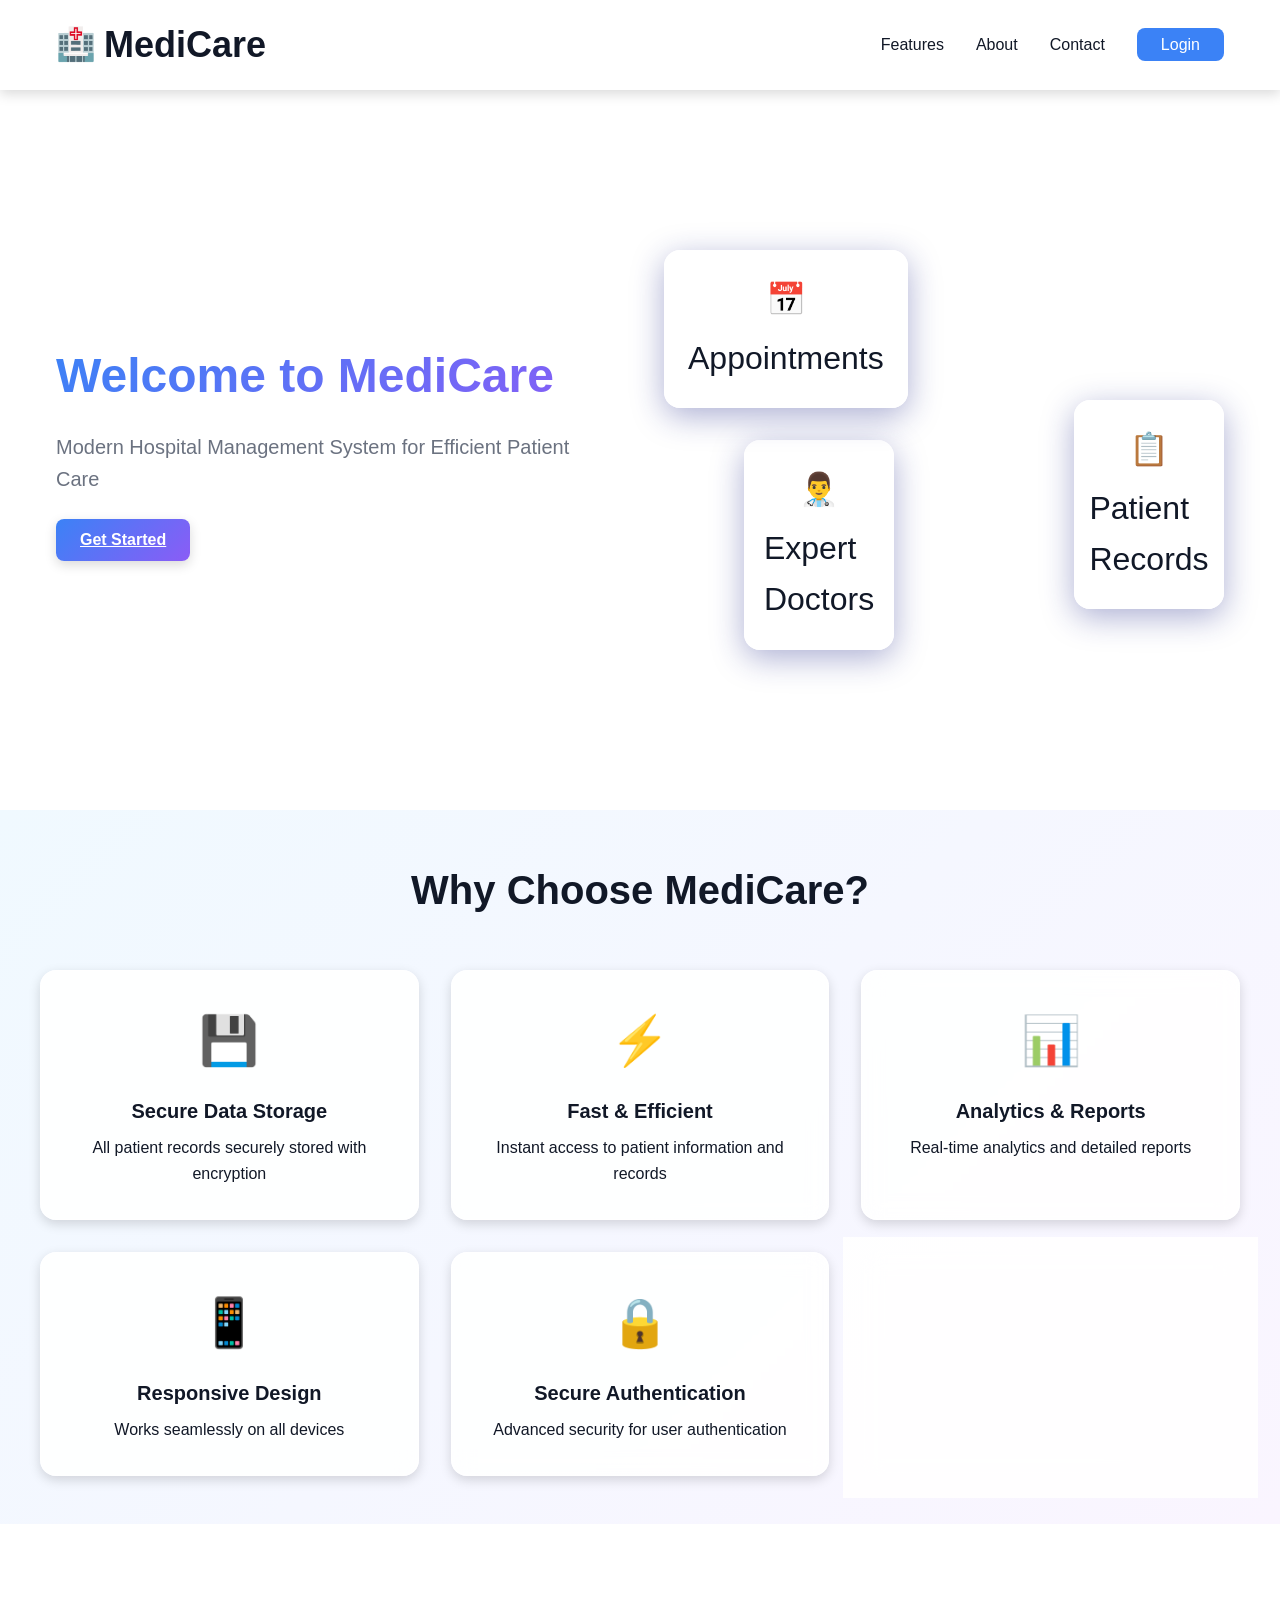
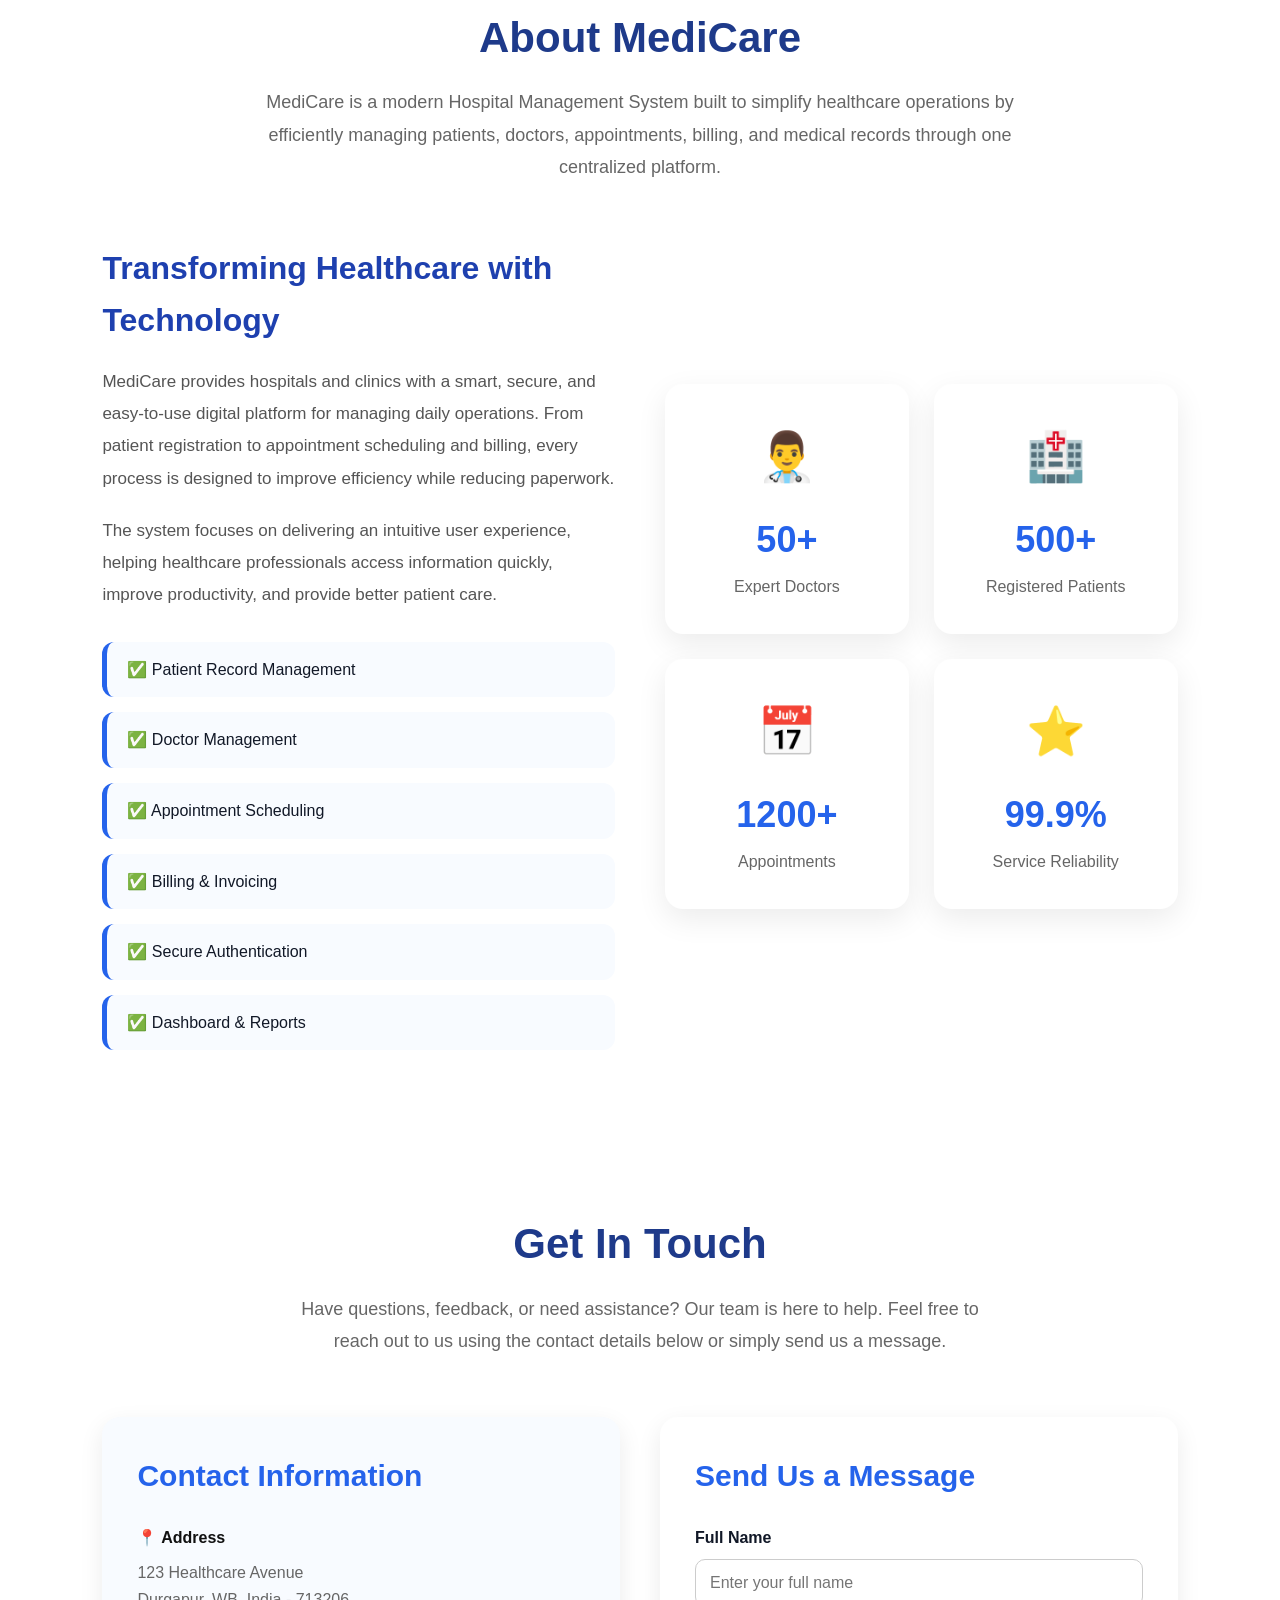
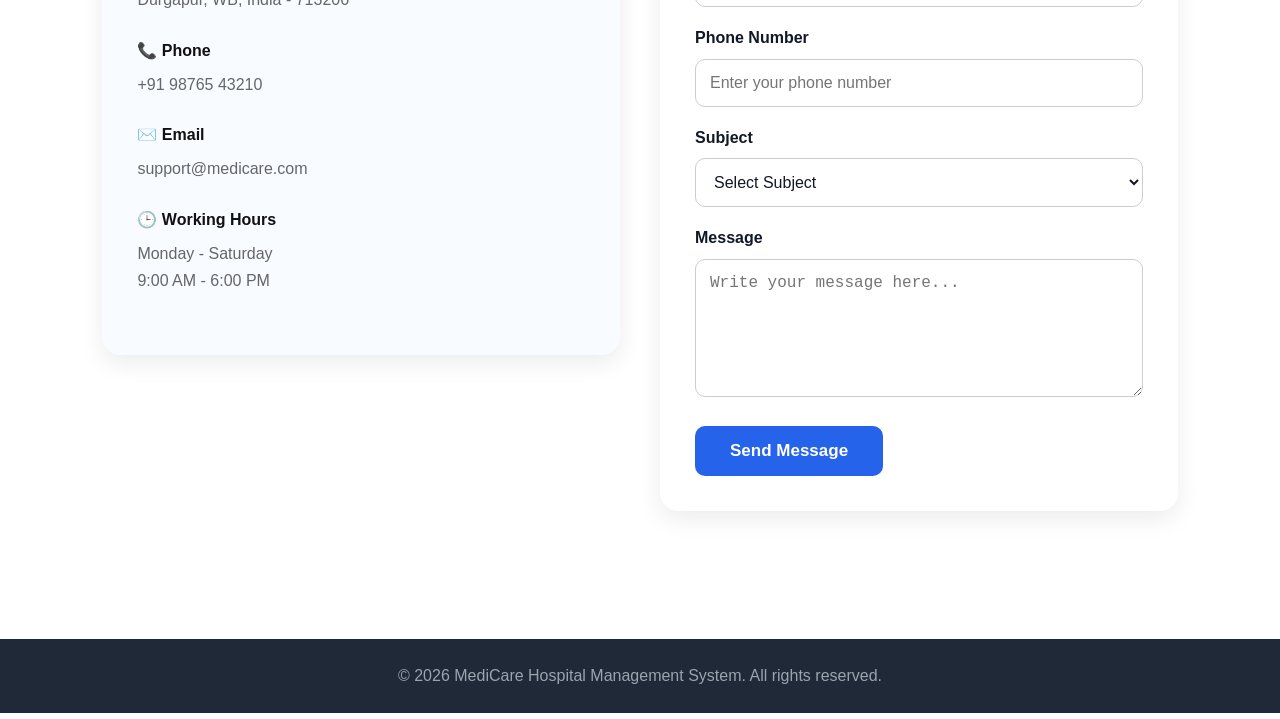
<file: PatientManagement/index.html>
<!doctype html>
<html lang="en">
  <head>
    <meta charset="UTF-8" />
    <meta name="viewport" content="width=device-width, initial-scale=1.0" />
    <title>Hospital Management System</title>
    <link rel="stylesheet" href="css/style.css" />
    <link rel="stylesheet" href="css/responsive.css" />
  </head>
  <body>
    <!-- Navigation -->
    <nav class="navbar">
      <div class="nav-container">
        <div class="nav-brand">
          <span class="logo-icon">🏥</span>
          <h1>MediCare</h1>
        </div>
        <ul class="nav-links">
          <li><a href="#features">Features</a></li>
          <li><a href="#about">About</a></li>
          <li><a href="#contact">Contact</a></li>
          <li><a href="login.html" class="btn-login">Login</a></li>
        </ul>
      </div>
    </nav>

    <!-- Hero Section -->
    <section class="hero">
      <div class="hero-content">
        <h2>Welcome to MediCare</h2>
        <p>Modern Hospital Management System for Efficient Patient Care</p>
        <a href="login.html" class="btn-primary">Get Started</a>
      </div>
      <div class="hero-image">
        <div class="floating-card card-3">
          <span>👨‍⚕️</span>
          <p>Expert Doctors</p>
        </div>
        <div class="floating-card card-2">
          <span>📋</span>
          <p>Patient Records</p>
        </div>
        <div class="floating-card card">
          <span>📅</span>
          <p>Appointments</p>
        </div>
      </div>
    </section>

    <!-- Features Section -->
    <section id="features" class="features">
      <h2>Why Choose MediCare?</h2>
      <div class="features-grid">
        <div class="feature-card">
          <div class="feature-icon">💾</div>
          <h3>Secure Data Storage</h3>
          <p>All patient records securely stored with encryption</p>
        </div>
        <div class="feature-card">
          <div class="feature-icon">⚡</div>
          <h3>Fast & Efficient</h3>
          <p>Instant access to patient information and records</p>
        </div>
        <div class="feature-card">
          <div class="feature-icon">📊</div>
          <h3>Analytics & Reports</h3>
          <p>Real-time analytics and detailed reports</p>
        </div>
        <div class="feature-card">
          <div class="feature-icon">📱</div>
          <h3>Responsive Design</h3>
          <p>Works seamlessly on all devices</p>
        </div>
        <div class="feature-card">
          <div class="feature-icon">🔒</div>
          <h3>Secure Authentication</h3>
          <p>Advanced security for user authentication</p>
        </div>
        <div class="feature-card">
          <div class="feature-icon">🌙</div>
          <h3>Dark Mode</h3>
          <p>Easy on the eyes with dark mode support</p>
        </div>
      </div>
    </section>

    <!-- About Section -->
    <section
      id="about"
      style="
        padding: 80px 8%;
        background: #ffffff;
        font-family: Arial, Helvetica, sans-serif;
      "
    >
      <!-- Section Heading -->
      <div style="text-align: center; margin-bottom: 60px">
        <h2 style="font-size: 42px; color: #1e3a8a; margin-bottom: 15px">
          About MediCare
        </h2>

        <p
          style="
            max-width: 750px;
            margin: auto;
            font-size: 18px;
            color: #666;
            line-height: 1.8;
          "
        >
          MediCare is a modern Hospital Management System built to simplify
          healthcare operations by efficiently managing patients, doctors,
          appointments, billing, and medical records through one centralized
          platform.
        </p>
      </div>

      <!-- Main Content -->
      <div
        style="
          display: flex;
          justify-content: space-between;
          align-items: center;
          gap: 50px;
          flex-wrap: wrap;
        "
      >
        <!-- Left Content -->
        <div style="flex: 1; min-width: 320px">
          <h3 style="font-size: 32px; color: #1e40af; margin-bottom: 20px">
            Transforming Healthcare with Technology
          </h3>

          <p
            style="
              font-size: 17px;
              color: #555;
              line-height: 1.9;
              margin-bottom: 20px;
            "
          >
            MediCare provides hospitals and clinics with a smart, secure, and
            easy-to-use digital platform for managing daily operations. From
            patient registration to appointment scheduling and billing, every
            process is designed to improve efficiency while reducing paperwork.
          </p>

          <p
            style="
              font-size: 17px;
              color: #555;
              line-height: 1.9;
              margin-bottom: 30px;
            "
          >
            The system focuses on delivering an intuitive user experience,
            helping healthcare professionals access information quickly, improve
            productivity, and provide better patient care.
          </p>

          <!-- Features -->
          <div
            style="
              display: grid;
              grid-template-columns: repeat(auto-fit, minmax(250px, 1fr));
              gap: 15px;
            "
          >
            <div
              style="
                background: #f8fbff;
                padding: 15px 20px;
                border-radius: 12px;
                border-left: 5px solid #2563eb;
              "
            >
              ✅ Patient Record Management
            </div>

            <div
              style="
                background: #f8fbff;
                padding: 15px 20px;
                border-radius: 12px;
                border-left: 5px solid #2563eb;
              "
            >
              ✅ Doctor Management
            </div>

            <div
              style="
                background: #f8fbff;
                padding: 15px 20px;
                border-radius: 12px;
                border-left: 5px solid #2563eb;
              "
            >
              ✅ Appointment Scheduling
            </div>

            <div
              style="
                background: #f8fbff;
                padding: 15px 20px;
                border-radius: 12px;
                border-left: 5px solid #2563eb;
              "
            >
              ✅ Billing & Invoicing
            </div>

            <div
              style="
                background: #f8fbff;
                padding: 15px 20px;
                border-radius: 12px;
                border-left: 5px solid #2563eb;
              "
            >
              ✅ Secure Authentication
            </div>

            <div
              style="
                background: #f8fbff;
                padding: 15px 20px;
                border-radius: 12px;
                border-left: 5px solid #2563eb;
              "
            >
              ✅ Dashboard & Reports
            </div>
          </div>
        </div>

        <!-- Right Stats -->
        <div style="flex: 1; min-width: 320px">
          <div
            style="
              display: grid;
              grid-template-columns: repeat(2, 1fr);
              gap: 25px;
            "
          >
            <div
              style="
                background: #ffffff;
                padding: 35px 20px;
                text-align: center;
                border-radius: 18px;
                box-shadow: 0 10px 30px rgba(0, 0, 0, 0.08);
              "
            >
              <div style="font-size: 48px">👨‍⚕️</div>

              <h3 style="font-size: 36px; color: #2563eb; margin: 15px 0 5px">
                50+
              </h3>

              <p style="color: #666; font-size: 16px">Expert Doctors</p>
            </div>

            <div
              style="
                background: #ffffff;
                padding: 35px 20px;
                text-align: center;
                border-radius: 18px;
                box-shadow: 0 10px 30px rgba(0, 0, 0, 0.08);
              "
            >
              <div style="font-size: 48px">🏥</div>

              <h3 style="font-size: 36px; color: #2563eb; margin: 15px 0 5px">
                500+
              </h3>

              <p style="color: #666; font-size: 16px">Registered Patients</p>
            </div>

            <div
              style="
                background: #ffffff;
                padding: 35px 20px;
                text-align: center;
                border-radius: 18px;
                box-shadow: 0 10px 30px rgba(0, 0, 0, 0.08);
              "
            >
              <div style="font-size: 48px">📅</div>

              <h3 style="font-size: 36px; color: #2563eb; margin: 15px 0 5px">
                1200+
              </h3>

              <p style="color: #666; font-size: 16px">Appointments</p>
            </div>

            <div
              style="
                background: #ffffff;
                padding: 35px 20px;
                text-align: center;
                border-radius: 18px;
                box-shadow: 0 10px 30px rgba(0, 0, 0, 0.08);
              "
            >
              <div style="font-size: 48px">⭐</div>

              <h3 style="font-size: 36px; color: #2563eb; margin: 15px 0 5px">
                99.9%
              </h3>

              <p style="color: #666; font-size: 16px">Service Reliability</p>
            </div>
          </div>
        </div>
      </div>
    </section>

    <!-- Get In Touch Section -->
    <section
      id="contact"
      style="
        padding: 80px 8%;
        background: #ffffff;
        font-family: Arial, Helvetica, sans-serif;
      "
    >
      <!-- Section Heading -->
      <div style="text-align: center; margin-bottom: 60px">
        <h2 style="font-size: 42px; color: #1e3a8a; margin-bottom: 15px">
          Get In Touch
        </h2>

        <p
          style="
            max-width: 700px;
            margin: auto;
            color: #666;
            font-size: 18px;
            line-height: 1.8;
          "
        >
          Have questions, feedback, or need assistance? Our team is here to
          help. Feel free to reach out to us using the contact details below or
          simply send us a message.
        </p>
      </div>

      <!-- Contact Container -->
      <div
        style="
          display: flex;
          flex-wrap: wrap;
          gap: 40px;
          justify-content: space-between;
          align-items: flex-start;
        "
      >
        <!-- Contact Information -->
        <div style="flex: 1; min-width: 320px">
          <div
            style="
              background: #f8fbff;
              padding: 35px;
              border-radius: 18px;
              box-shadow: 0 8px 25px rgba(0, 0, 0, 0.08);
            "
          >
            <h3 style="color: #2563eb; font-size: 30px; margin-bottom: 25px">
              Contact Information
            </h3>

            <div style="margin-bottom: 25px">
              <h4 style="margin: 0; color: #111">📍 Address</h4>
              <p style="margin-top: 8px; color: #666; line-height: 1.7">
                123 Healthcare Avenue<br />
                Durgapur, WB, India - 713206
              </p>
            </div>

            <div style="margin-bottom: 25px">
              <h4 style="margin: 0; color: #111">📞 Phone</h4>
              <p style="margin-top: 8px; color: #666">+91 98765 43210</p>
            </div>

            <div style="margin-bottom: 25px">
              <h4 style="margin: 0; color: #111">✉️ Email</h4>
              <p style="margin-top: 8px; color: #666">support@medicare.com</p>
            </div>

            <div style="margin-bottom: 25px">
              <h4 style="margin: 0; color: #111">🕒 Working Hours</h4>
              <p style="margin-top: 8px; color: #666; line-height: 1.7">
                Monday - Saturday<br />
                9:00 AM - 6:00 PM
              </p>
            </div>
          </div>
        </div>

        <!-- Contact Form -->
        <div style="flex: 1; min-width: 340px">
          <form
            style="
              background: #ffffff;
              padding: 35px;
              border-radius: 18px;
              box-shadow: 0 8px 25px rgba(0, 0, 0, 0.08);
            "
          >
            <h3 style="font-size: 30px; color: #2563eb; margin-bottom: 25px">
              Send Us a Message
            </h3>

            <div style="margin-bottom: 18px">
              <label
                style="display: block; margin-bottom: 8px; font-weight: bold"
                >Full Name</label
              >
              <input
                type="text"
                placeholder="Enter your full name"
                required
                style="
                  width: 100%;
                  padding: 14px;
                  border: 1px solid #ccc;
                  border-radius: 10px;
                  font-size: 16px;
                  box-sizing: border-box;
                "
              />
            </div>

            <div style="margin-bottom: 18px">
              <label
                style="display: block; margin-bottom: 8px; font-weight: bold"
                >Phone Number</label
              >
              <input
                type="tel"
                placeholder="Enter your phone number"
                required
                style="
                  width: 100%;
                  padding: 14px;
                  border: 1px solid #ccc;
                  border-radius: 10px;
                  font-size: 16px;
                  box-sizing: border-box;
                "
              />
            </div>

            <div style="margin-bottom: 18px">
              <label
                style="display: block; margin-bottom: 8px; font-weight: bold"
                >Subject</label
              >

              <select
                required
                style="
                  width: 100%;
                  padding: 14px;
                  border: 1px solid #ccc;
                  border-radius: 10px;
                  font-size: 16px;
                  box-sizing: border-box;
                "
              >
                <option value="">Select Subject</option>
                <option>General Inquiry</option>
                <option>Appointment Support</option>
                <option>Billing Support</option>
                <option>Technical Support</option>
                <option>Feedback</option>
              </select>
            </div>

            <div style="margin-bottom: 22px">
              <label
                style="display: block; margin-bottom: 8px; font-weight: bold"
                >Message</label
              >

              <textarea
                rows="6"
                placeholder="Write your message here..."
                required
                style="
                  width: 100%;
                  padding: 14px;
                  border: 1px solid #ccc;
                  border-radius: 10px;
                  font-size: 16px;
                  resize: vertical;
                  box-sizing: border-box;
                "
              ></textarea>
            </div>

            <button
              type="submit"
              style="
                background: #2563eb;
                color: white;
                border: none;
                padding: 15px 35px;
                border-radius: 10px;
                cursor: pointer;
                font-size: 17px;
                font-weight: bold;
                transition: 0.3s;
              "
            >
              Send Message
            </button>
          </form>
        </div>
      </div>
    </section>

    <!-- Footer -->
    <footer class="footer">
      <p>
        &copy; 2026 MediCare Hospital Management System. All rights reserved.
      </p>
    </footer>

    <script src="js/utils.js"></script>
  </body>
</html>
</file>
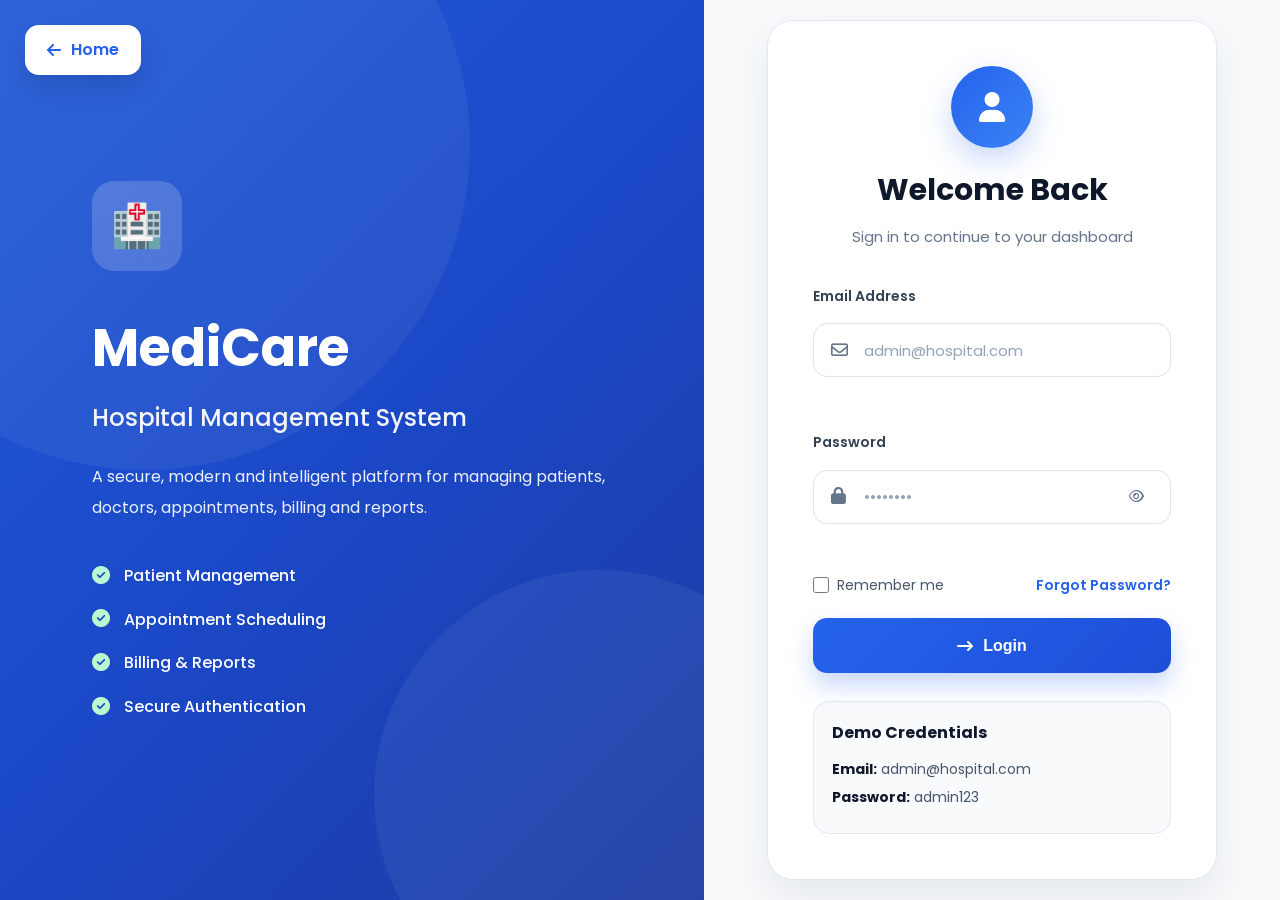
<file: PatientManagement/appointments.html>
<!doctype html>
<html lang="en">
  <head>
    <meta charset="UTF-8" />

    <meta name="viewport" content="width=device-width, initial-scale=1.0" />

    <title>Appointments Management | MediCare HMS</title>

    <!-- Google Fonts -->

    <link
      href="https://fonts.googleapis.com/css2?family=Poppins:wght@300;400;500;600;700&display=swap"
      rel="stylesheet"
    />

    <!-- Font Awesome -->

    <link
      rel="stylesheet"
      href="https://cdnjs.cloudflare.com/ajax/libs/font-awesome/6.7.2/css/all.min.css"
    />

    <!-- CSS -->

    <link rel="stylesheet" href="css/style.css" />

    <link rel="stylesheet" href="css/dashboard2.css" />

    <link rel="stylesheet" href="css/forms.css" />

    <link rel="stylesheet" href="css/responsive.css" />
  </head>

  <body>
    <aside class="sidebar">
      <div class="sidebar-header">
        <div class="logo-container">
          <div class="logo-circle">
            <i class="fa-solid fa-hospital"></i>
          </div>

          <div class="logo-text">
            <h2>MediCare</h2>

            <small>Hospital Management</small>
          </div>
        </div>

        <button class="sidebar-toggle" id="sidebarToggle">
          <span></span>
          <span></span>
          <span></span>
        </button>
      </div>

      <nav class="sidebar-nav">
        <a href="dashboard.html" class="nav-item" data-page="dashboard">
          <i class="fa-solid fa-chart-line nav-icon"></i>

          <span class="nav-text"> Dashboard </span>
        </a>

        <a href="patients.html" class="nav-item" data-page="patients">
          <i class="fa-solid fa-user-group nav-icon"></i>

          <span class="nav-text"> Patients </span>
        </a>

        <a href="doctors.html" class="nav-item" data-page="doctors">
          <i class="fa-solid fa-user-doctor nav-icon"></i>

          <span class="nav-text"> Doctors </span>
        </a>

        <a
          href="appointments.html"
          class="nav-item active"
          data-page="appointments"
        >
          <i class="fa-solid fa-calendar-check nav-icon"></i>

          <span class="nav-text"> Appointments </span>
        </a>

        <a href="billing.html" class="nav-item" data-page="billing">
          <i class="fa-solid fa-file-invoice-dollar nav-icon"></i>

          <span class="nav-text"> Billing </span>
        </a>

        <a href="reports.html" class="nav-item" data-page="reports">
          <i class="fa-solid fa-chart-pie nav-icon"></i>

          <span class="nav-text"> Reports </span>
        </a>

        <a href="settings.html" class="nav-item" data-page="settings">
          <i class="fa-solid fa-gear nav-icon"></i>

          <span class="nav-text"> Settings </span>
        </a>
      </nav>

      <div class="sidebar-footer">
        <button id="logoutBtn" class="logout-btn">
          <i class="fa-solid fa-right-from-bracket"></i>

          <span class="nav-text"> Logout </span>
        </button>
      </div>
    </aside>

    <main class="main-content">
      <header class="topbar">
        <div class="topbar-left">
          <h1 id="pageTitle">Appointments Management</h1>

          <p class="page-subtitle">Schedule and manage hospital appointments</p>
        </div>

        <div class="topbar-right">
          <!-- Search -->

          <div class="search-box">
            <i class="fa-solid fa-magnifying-glass"></i>

            <input type="text" placeholder="Search appointments..." />
          </div>

          <!-- Notification -->

          <button class="notification-btn">
            <i class="fa-regular fa-bell"></i>

            <span class="notification-count"> 3 </span>
          </button>

          <!-- Theme -->

          <button id="themToggle" class="theme-toggle">
            <i class="fa-solid fa-moon"></i>
          </button>

          <!-- User -->

          <div class="user-profile">
            <img
              src="https://ui-avatars.com/api/?name=Admin+User&background=2563eb&color=ffffff"
              class="user-avatar"
              alt="Admin"
            />

            <div class="user-info">
              <p id="userName">Admin User</p>

              <small id="userRole"> Administrator </small>
            </div>
          </div>
        </div>
      </header>

      <div class="content-wrapper">
        <!-- Action Bar -->

        <section class="action-bar">
          <div class="page-actions">
            <div
              class="search-container"
              style="position: relative; width: 100%"
            >
              <i
                class="fa-solid fa-magnifying-glass"
                style="
                  position: absolute;
                  left: 15px;
                  top: 50%;
                  transform: translateY(-50%);
                  color: #777;
                  font-size: 16px;
                  z-index: 1;
                "
              >
              </i>

              <input
                type="text"
                id="searchDoctor"
                class="search-input"
                placeholder="Search doctors by name, department or phone..."
                style="
                  width: 100%;
                  height: 42px;
                  padding-left: 45px;
                  padding-right: 15px;
                  border: 1px solid #ddd;
                  border-radius: 8px;
                  font-size: 14px;
                  box-sizing: border-box;
                "
              />
            </div>
          </div>

          <div class="action-buttons">
            <button id="bookAppointmentBtn" class="btn-primary">
              <i class="fa-solid fa-calendar-plus"></i>

              Book Appointment
            </button>

            <button id="exportAppointmentsCsv" class="btn-secondary">
              <i class="fa-solid fa-file-csv"></i>

              Export CSV
            </button>
          </div>
        </section>

        <!-- Filter Section -->

        <section class="filter-section">
          <div class="filter-title">
            <i class="fa-solid fa-filter"></i>

            Filters
          </div>

          <select id="filterStatus" class="filter-select">
            <option value="">All Statuses</option>

            <option value="scheduled">Scheduled</option>

            <option value="completed">Completed</option>

            <option value="cancelled">Cancelled</option>
          </select>
        </section>

        <!-- Appointments Table -->

        <section class="table-container">
          <div class="card-header">
            <h2>Appointment Records</h2>

            <span class="record-count"> Hospital Schedule </span>
          </div>

          <div class="table-responsive">
            <table class="data-table">
              <thead>
                <tr>
                  <th>Appointment ID</th>

                  <th>Patient</th>

                  <th>Doctor</th>

                  <th>Date</th>

                  <th>Time</th>

                  <th>Status</th>

                  <th>Reason</th>

                  <th>Actions</th>
                </tr>
              </thead>

              <tbody id="appointmentsTable">
                <tr>
                  <td colspan="8" class="empty-state">
                    <i class="fa-solid fa-calendar-xmark"></i>

                    <br />

                    No appointments found
                  </td>
                </tr>
              </tbody>
            </table>
          </div>

          <!-- Pagination -->

          <div class="pagination">
            <button id="prevBtn" class="btn-pagination">
              <i class="fa-solid fa-arrow-left"></i>

              Previous
            </button>

            <span id="pageInfo"> Page 1 </span>

            <button id="nextBtn" class="btn-pagination">
              Next

              <i class="fa-solid fa-arrow-right"></i>
            </button>
          </div>
        </section>

        <div id="appointmentModal" class="modal hidden">
          <div class="modal-content large">
            <button class="modal-close">&times;</button>

            <div class="modal-header">
              <h2 id="modalTitle">Book Appointment</h2>

              <p>Fill in the appointment details below.</p>
            </div>

            <form id="appointmentForm" class="form-grid">
              <div class="form-group">
                <label for="appointmentId"> Appointment ID </label>

                <input type="text" id="appointmentId" disabled />
              </div>

              <div class="form-group">
                <label for="appointmentPatient"> Patient * </label>

                <select id="appointmentPatient" required></select>

                <span class="error-msg" id="patientError"></span>
              </div>

              <div class="form-group">
                <label for="appointmentDoctor"> Doctor * </label>

                <select id="appointmentDoctor" required></select>

                <span class="error-msg" id="doctorError"></span>
              </div>

              <div class="form-group">
                <label for="appointmentDate"> Appointment Date * </label>

                <input type="date" id="appointmentDate" required />

                <span class="error-msg" id="dateError"></span>
              </div>

              <div class="form-group">
                <label for="appointmentTime"> Appointment Time * </label>

                <input type="time" id="appointmentTime" required />
              </div>

              <div class="form-group full-width">
                <label for="appointmentReason"> Reason for Visit * </label>

                <textarea id="appointmentReason" rows="4" required></textarea>
              </div>

              <div class="form-group">
                <label for="appointmentStatus"> Status * </label>

                <select id="appointmentStatus" required>
                  <option value="">Select Status</option>

                  <option value="scheduled">Scheduled</option>

                  <option value="completed">Completed</option>

                  <option value="cancelled">Cancelled</option>
                </select>
              </div>

              <div class="form-actions">
                <button type="submit" class="btn-submit">
                  <i class="fa-solid fa-floppy-disk"></i>

                  Save Appointment
                </button>

                <button type="button" id="cancelBtn" class="btn-cancel">
                  Cancel
                </button>
              </div>
            </form>
          </div>
        </div>

        <div id="confirmDialog" class="modal hidden">
          <div class="modal-content small">
            <div class="delete-icon">
              <i class="fa-solid fa-circle-exclamation"></i>
            </div>

            <h2>Confirm Action</h2>

            <p id="confirmMessage">
              Are you sure you want to cancel this appointment?
            </p>

            <div class="modal-actions">
              <button id="confirmBtn" class="btn-danger">
                <i class="fa-solid fa-check"></i>

                Confirm
              </button>

              <button id="cancelConfirmBtn" class="btn-secondary">
                Cancel
              </button>
            </div>
          </div>
        </div>
      </div>
    </main>

    <!-- Toast -->

    <div id="toast" class="toast hidden"></div>

    <!-- JavaScript -->

    <script src="js/utils.js"></script>

    <script src="js/storage.js"></script>

    <script src="js/auth.js"></script>

    <script src="js/appointment.js"></script>
  </body>
</html>
</file>
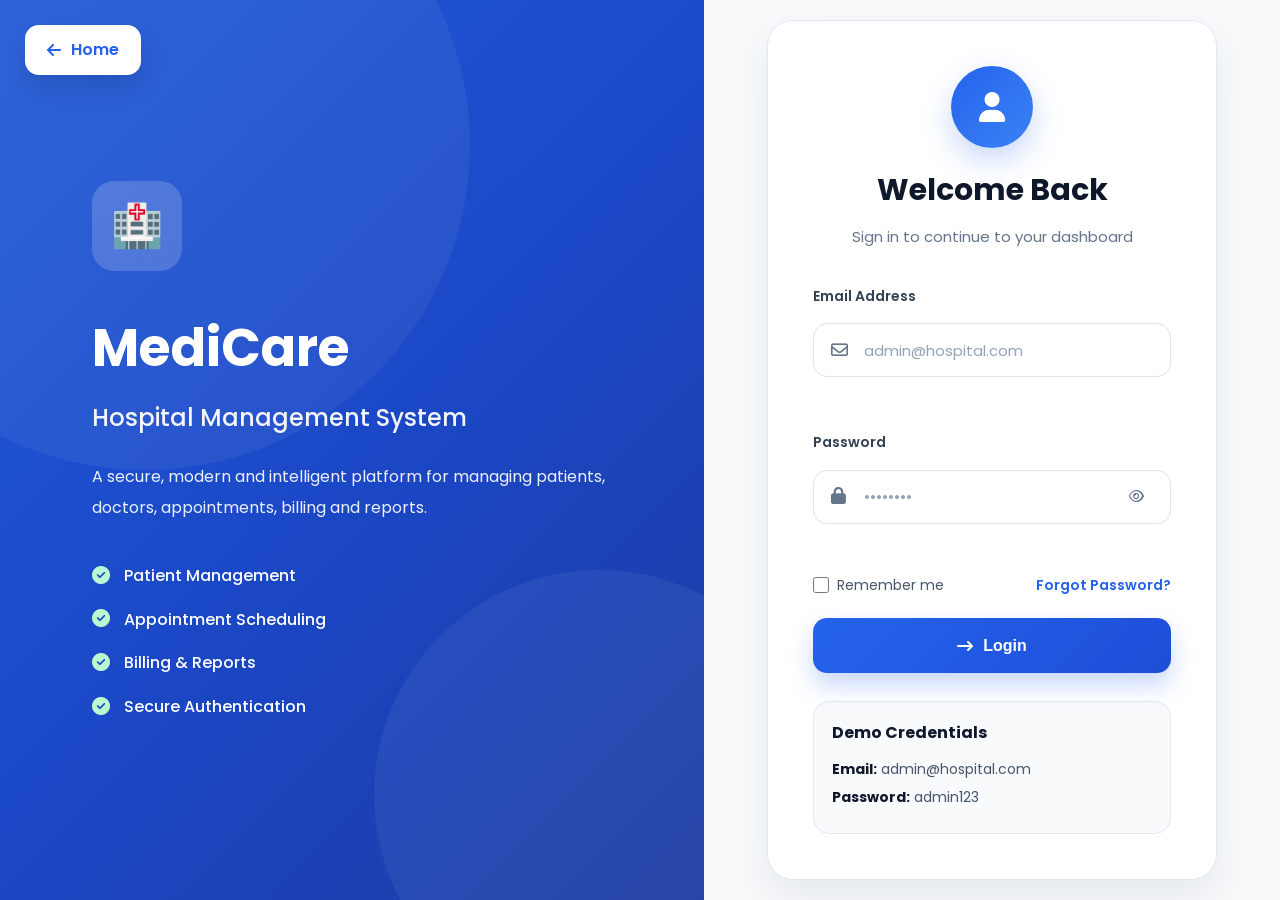
<file: PatientManagement/doctors.html>
<!doctype html>
<html lang="en">
  <head>
    <meta charset="UTF-8" />
    <meta name="viewport" content="width=device-width, initial-scale=1.0" />

    <title>Doctors Management | MediCare Hospital Management System</title>

    <!-- Google Font -->
    <link
      href="https://fonts.googleapis.com/css2?family=Poppins:wght@300;400;500;600;700&display=swap"
      rel="stylesheet"
    />

    <!-- Font Awesome -->
    <link
      rel="stylesheet"
      href="https://cdnjs.cloudflare.com/ajax/libs/font-awesome/6.7.2/css/all.min.css"
    />

    <!-- Existing CSS -->
    <link rel="stylesheet" href="css/style.css" />
    <link rel="stylesheet" href="css/dashboard2.css" />
    <link rel="stylesheet" href="css/forms.css" />
    <link rel="stylesheet" href="css/responsive.css" />
  </head>

  <body>
    <aside class="sidebar">
      <div class="sidebar-header">
        <div class="logo-container">
          <div class="logo-circle">
            <i class="fa-solid fa-hospital"></i>
          </div>

          <div class="logo-text">
            <h2>MediCare</h2>
            <small>Hospital Management</small>
          </div>
        </div>

        <button class="sidebar-toggle" id="sidebarToggle">
          <span></span>
          <span></span>
          <span></span>
        </button>
      </div>

      <nav class="sidebar-nav">
        <a href="dashboard.html" class="nav-item" data-page="dashboard">
          <i class="fa-solid fa-chart-line nav-icon"></i>

          <span class="nav-text"> Dashboard </span>
        </a>

        <a href="patients.html" class="nav-item" data-page="patients">
          <i class="fa-solid fa-user-group nav-icon"></i>

          <span class="nav-text"> Patients </span>
        </a>

        <a href="doctors.html" class="nav-item active" data-page="doctors">
          <i class="fa-solid fa-user-doctor nav-icon"></i>

          <span class="nav-text"> Doctors </span>
        </a>

        <a href="appointments.html" class="nav-item" data-page="appointments">
          <i class="fa-solid fa-calendar-check nav-icon"></i>

          <span class="nav-text"> Appointments </span>
        </a>

        <a href="billing.html" class="nav-item" data-page="billing">
          <i class="fa-solid fa-file-invoice-dollar nav-icon"></i>

          <span class="nav-text"> Billing </span>
        </a>

        <a href="reports.html" class="nav-item" data-page="reports">
          <i class="fa-solid fa-chart-pie nav-icon"></i>

          <span class="nav-text"> Reports </span>
        </a>

        <a href="settings.html" class="nav-item" data-page="settings">
          <i class="fa-solid fa-gear nav-icon"></i>

          <span class="nav-text"> Settings </span>
        </a>
      </nav>

      <div class="sidebar-footer">
        <button id="logoutBtn" class="logout-btn">
          <i class="fa-solid fa-right-from-bracket"></i>

          <span class="nav-text"> Logout </span>
        </button>
      </div>
    </aside>

    <main class="main-content">
      <header class="topbar">
        <div class="topbar-left">
          <h1 id="pageTitle">Doctors Management</h1>

          <p class="page-subtitle">
            Manage doctors, departments and availability
          </p>
        </div>

        <div class="topbar-right">
          <!-- Search -->

          <div class="search-box">
            <i class="fa-solid fa-magnifying-glass"></i>

            <input type="text" placeholder="Search doctors..." />
          </div>

          <!-- Notification -->

          <button class="notification-btn">
            <i class="fa-regular fa-bell"></i>

            <span class="notification-count"> 3 </span>
          </button>

          <!-- Theme -->

          <button id="themToggle" class="theme-toggle">
            <i class="fa-solid fa-moon"></i>
          </button>

          <!-- User -->

          <div class="user-profile">
            <img
              src="https://ui-avatars.com/api/?name=Admin+User&background=2563eb&color=ffffff"
              class="user-avatar"
              alt="Admin"
            />

            <div class="user-info">
              <p id="userName">Admin User</p>

              <small id="userRole"> Administrator </small>
            </div>
          </div>
        </div>
      </header>

      <div class="content-wrapper">
        <section class="action-bar">
          <div class="page-actions">
            <div
              class="search-container"
              style="position: relative; width: 100%"
            >
              <i
                class="fa-solid fa-magnifying-glass"
                style="
                  position: absolute;
                  left: 15px;
                  top: 50%;
                  transform: translateY(-50%);
                  color: #777;
                  font-size: 16px;
                  z-index: 1;
                "
              >
              </i>

              <input
                type="text"
                id="searchDoctor"
                class="search-input"
                placeholder="Search doctors by name, department or phone..."
                style="
                  width: 100%;
                  height: 42px;
                  padding-left: 45px;
                  padding-right: 15px;
                  border: 1px solid #ddd;
                  border-radius: 8px;
                  font-size: 14px;
                  box-sizing: border-box;
                "
              />
            </div>
          </div>

          <div class="action-buttons">
            <button id="addDoctorBtn" class="btn-primary">
              <i class="fa-solid fa-user-plus"></i>

              Add Doctor
            </button>

            <button id="exportDoctorsCsv" class="btn-secondary">
              <i class="fa-solid fa-file-csv"></i>

              Export CSV
            </button>
          </div>
        </section>

        <section class="filter-section">
          <div class="filter-title">
            <i class="fa-solid fa-filter"></i>

            Filters
          </div>

          <select id="filterDepartment" class="filter-select">
            <option value="">All Departments</option>

            <option value="Cardiology">Cardiology</option>

            <option value="Neurology">Neurology</option>

            <option value="Orthopedics">Orthopedics</option>

            <option value="General Surgery">General Surgery</option>

            <option value="Pediatrics">Pediatrics</option>
          </select>
        </section>

        <section class="table-container">
          <div class="card-header">
            <h2>Doctors Directory</h2>

            <span class="record-count"> Medical Staff </span>
          </div>

          <div class="doctors-grid" id="doctorsGrid">
            <div class="empty-state">
              <i class="fa-solid fa-user-doctor"></i>

              <br /><br />

              No doctors found
            </div>
          </div>
        </section>

        <div class="pagination">
          <button id="prevBtn" class="btn-pagination">
            <i class="fa-solid fa-arrow-left"></i>

            Previous
          </button>

          <span id="pageInfo"> Page 1 </span>

          <button id="nextBtn" class="btn-pagination">
            Next

            <i class="fa-solid fa-arrow-right"></i>
          </button>
        </div>
      </div>

      <div id="doctorModal" class="modal hidden">
        <div class="modal-content large">
          <button class="modal-close">&times;</button>

          <div class="modal-header">
            <h2 id="modalTitle">Add Doctor</h2>

            <p>Fill in the doctor's information below.</p>
          </div>

          <form id="doctorForm" class="form-grid">
            <div class="form-group">
              <label for="doctorId"> Doctor ID </label>

              <input type="text" id="doctorId" disabled />
            </div>

            <div class="form-group">
              <label for="doctorName"> Full Name * </label>

              <input type="text" id="doctorName" required />

              <span class="error-msg" id="nameError"></span>
            </div>

            <div class="form-group">
              <label for="doctorDepartment"> Department * </label>

              <select id="doctorDepartment" required>
                <option value="">Select Department</option>

                <option value="Cardiology">Cardiology</option>

                <option value="Neurology">Neurology</option>

                <option value="Orthopedics">Orthopedics</option>

                <option value="General Surgery">General Surgery</option>

                <option value="Pediatrics">Pediatrics</option>
              </select>
            </div>

            <div class="form-group">
              <label for="doctorExperience"> Experience (Years) * </label>

              <input type="number" id="doctorExperience" min="0" required />
            </div>

            <div class="form-group">
              <label for="doctorPhone"> Phone * </label>

              <input type="tel" id="doctorPhone" required />

              <span class="error-msg" id="phoneError"></span>
            </div>

            <div class="form-group">
              <label for="doctorEmail"> Email * </label>

              <input type="email" id="doctorEmail" required />

              <span class="error-msg" id="emailError"></span>
            </div>

            <div class="form-group">
              <label for="doctorQualification"> Qualification * </label>

              <input
                type="text"
                id="doctorQualification"
                placeholder="MBBS, MD, MS..."
                required
              />
            </div>

            <div class="form-group">
              <label for="doctorAvailability"> Availability * </label>

              <select id="doctorAvailability" required>
                <option value="">Select Availability</option>

                <option value="Monday-Friday">Monday-Friday</option>

                <option value="Monday-Saturday">Monday-Saturday</option>

                <option value="24/7">24/7</option>
              </select>
            </div>

            <div class="form-group">
              <label for="doctorSalary"> Salary ($) * </label>

              <input type="number" id="doctorSalary" min="0" required />
            </div>

            <div class="form-group">
              <label for="doctorPhoto"> Photo URL </label>

              <input
                type="url"
                id="doctorPhoto"
                placeholder="https://example.com/photo.jpg"
              />
            </div>

            <div class="form-actions">
              <button type="submit" class="btn-submit">
                <i class="fa-solid fa-floppy-disk"></i>

                Save Doctor
              </button>

              <button type="button" class="btn-cancel" id="cancelBtn">
                Cancel
              </button>
            </div>
          </form>
        </div>
      </div>

      <div id="confirmDialog" class="modal hidden">
        <div class="modal-content small">
          <div class="delete-icon">
            <i class="fa-solid fa-triangle-exclamation"></i>
          </div>

          <h2>Confirm Delete</h2>

          <p id="confirmMessage">
            Are you sure you want to delete this doctor?
          </p>

          <div class="modal-actions">
            <button id="confirmBtn" class="btn-danger">
              <i class="fa-solid fa-trash"></i>

              Delete
            </button>

            <button id="cancelConfirmBtn" class="btn-secondary">Cancel</button>
          </div>
        </div>
      </div>

      <!-- Toast -->

      <div id="toast" class="toast hidden"></div>
    </main>

    <!-- JavaScript -->

    <script src="js/utils.js"></script>

    <script src="js/storage.js"></script>

    <script src="js/auth.js"></script>

    <script src="js/doctor.js"></script>
  </body>
</html>
</file>
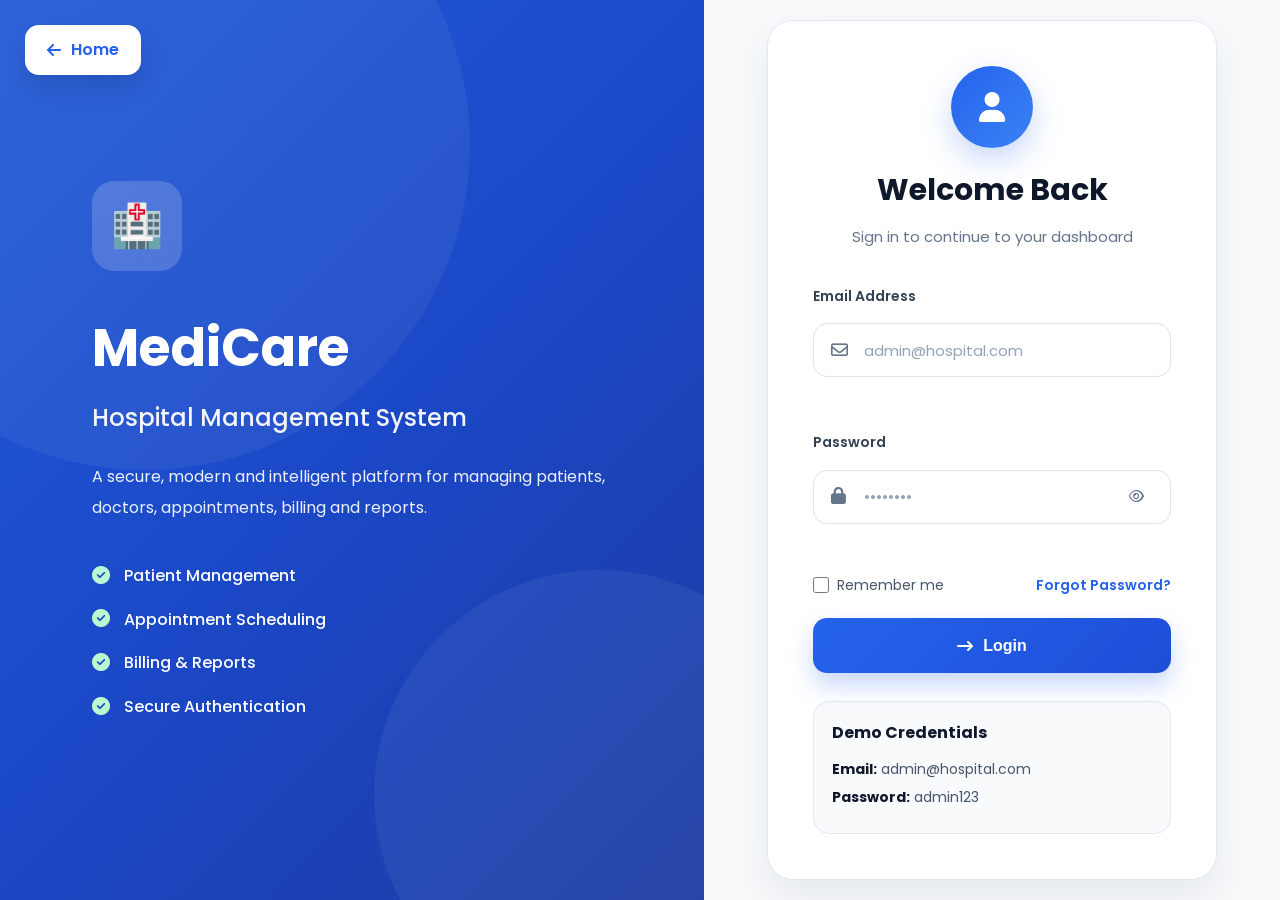
<file: PatientManagement/login.html>
<!doctype html>
<html lang="en">
  <head>
    <meta charset="UTF-8" />

    <meta name="viewport" content="width=device-width, initial-scale=1.0" />

    <title>Login | MediCare Hospital Management System</title>

    <!-- Google Font -->

    <link
      href="https://fonts.googleapis.com/css2?family=Poppins:wght@300;400;500;600;700;800&display=swap"
      rel="stylesheet"
    />

    <!-- Font Awesome -->

    <link
      rel="stylesheet"
      href="https://cdnjs.cloudflare.com/ajax/libs/font-awesome/6.7.2/css/all.min.css"
    />

    <link rel="stylesheet" href="css/style.css" />

    <link rel="stylesheet" href="css/forms1.css" />

    <link rel="stylesheet" href="css/responsive.css" />
  </head>

  <body class="login-page">
    <!-- Back Button -->

    <a
      href="index.html"
      style="
        position: fixed;
        top: 25px;
        left: 25px;
        z-index: 999;
        display: flex;
        align-items: center;
        gap: 10px;
        padding: 12px 22px;
        border-radius: 14px;
        background: #ffffff;
        color: #2563eb;
        text-decoration: none;
        font-family: Poppins, sans-serif;
        font-weight: 600;
        box-shadow: 0 12px 25px rgba(0, 0, 0, 0.12);
        transition: 0.3s;
      "
      onmouseover="
        this.style.background = '#2563eb';
        this.style.color = 'white';
      "
      onmouseout="
        this.style.background = 'white';
        this.style.color = '#2563eb';
      "
    >
      <i class="fa-solid fa-arrow-left"></i>

      Home
    </a>

    <div class="login-wrapper">
      <!-- LEFT SIDE -->

      <div class="login-left">
        <div class="login-overlay"></div>

        <div class="login-brand">
          <div class="brand-icon">🏥</div>

          <h1>MediCare</h1>

          <h3>Hospital Management System</h3>

          <p>
            A secure, modern and intelligent platform for managing patients,
            doctors, appointments, billing and reports.
          </p>

          <ul class="feature-list">
            <li>
              <i class="fa-solid fa-circle-check"></i>

              Patient Management
            </li>

            <li>
              <i class="fa-solid fa-circle-check"></i>

              Appointment Scheduling
            </li>

            <li>
              <i class="fa-solid fa-circle-check"></i>

              Billing & Reports
            </li>

            <li>
              <i class="fa-solid fa-circle-check"></i>

              Secure Authentication
            </li>
          </ul>
        </div>
      </div>

      <!-- RIGHT SIDE -->

      <div class="login-right">
        <div class="login-box">
          <div class="login-header">
            <div class="user-circle">
              <i class="fa-solid fa-user"></i>
            </div>

            <h2>Welcome Back</h2>

            <p>Sign in to continue to your dashboard</p>
          </div>

          <form id="loginForm" class="login-form">
            <!-- Email -->

            <div class="form-group">
              <label for="email"> Email Address </label>

              <div class="input-group">
                <span class="input-icon">
                  <i class="fa-regular fa-envelope"></i>
                </span>

                <input
                  type="email"
                  id="email"
                  name="email"
                  placeholder="admin@hospital.com"
                  required
                />
              </div>

              <span class="error-msg" id="emailError"></span>
            </div>

            <!-- Password -->

            <div class="form-group">
              <label for="password"> Password </label>

              <div class="input-group">
                <span class="input-icon">
                  <i class="fa-solid fa-lock"></i>
                </span>

                <input
                  type="password"
                  id="password"
                  name="password"
                  placeholder="••••••••"
                  required
                />

                <button
                  type="button"
                  id="togglePassword"
                  class="password-toggle"
                >
                  <i class="fa-regular fa-eye"></i>
                </button>
              </div>

              <span class="error-msg" id="passwordError"></span>
            </div>

            <!-- Remember + Forgot -->

            <div class="login-options">
              <label class="remember-me">
                <input type="checkbox" id="remember" name="remember" />

                <span> Remember me </span>
              </label>

              <a href="#" id="forgotLink" class="forgot-link">
                Forgot Password?
              </a>
            </div>

            <!-- Login Button -->

            <button type="submit" class="btn-submit login-btn">
              <i class="fa-solid fa-arrow-right-long"></i>

              Login
            </button>
          </form>

          <!-- Demo Credentials -->

          <div class="login-footer">
            <h4>Demo Credentials</h4>

            <p>
              <strong>Email:</strong>

              admin@hospital.com
            </p>

            <p>
              <strong>Password:</strong>

              admin123
            </p>
          </div>
        </div>
      </div>

      <!-- Forgot Password Modal -->

      <div id="forgotModal" class="modal hidden">
        <div class="modal-content forgot-modal">
          <button class="modal-close">&times;</button>

          <div class="forgot-header">
            <div class="forgot-icon">🔑</div>

            <h2>Reset Password</h2>

            <p>
              Enter your registered email address to receive a password reset
              link.
            </p>
          </div>

          <form id="resetForm">
            <div class="form-group">
              <label for="resetEmail"> Email Address </label>

              <div class="input-group">
                <span class="input-icon">
                  <i class="fa-regular fa-envelope"></i>
                </span>

                <input
                  type="email"
                  id="resetEmail"
                  name="resetEmail"
                  placeholder="Enter your email"
                  required
                />
              </div>
            </div>

            <button type="submit" class="btn-submit login-btn">
              <i class="fa-solid fa-paper-plane"></i>

              Send Reset Link
            </button>
          </form>
        </div>
      </div>

      <!-- Toast Notification -->

      <div id="toast" class="toast hidden"></div>
    </div>

    <!-- Existing Scripts -->

    <script src="js/utils.js"></script>

    <script src="js/storage.js"></script>

    <script src="js/auth.js"></script>

    <!-- Password Show / Hide -->

    <script>
      const togglePassword = document.getElementById("togglePassword");

      const password = document.getElementById("password");

      if (togglePassword) {
        togglePassword.addEventListener("click", function () {
          const type =
            password.getAttribute("type") === "password" ? "text" : "password";

          password.setAttribute("type", type);

          const icon = this.querySelector("i");

          icon.classList.toggle("fa-eye");

          icon.classList.toggle("fa-eye-slash");
        });
      }
    </script>
  </body>
</html>
</file>
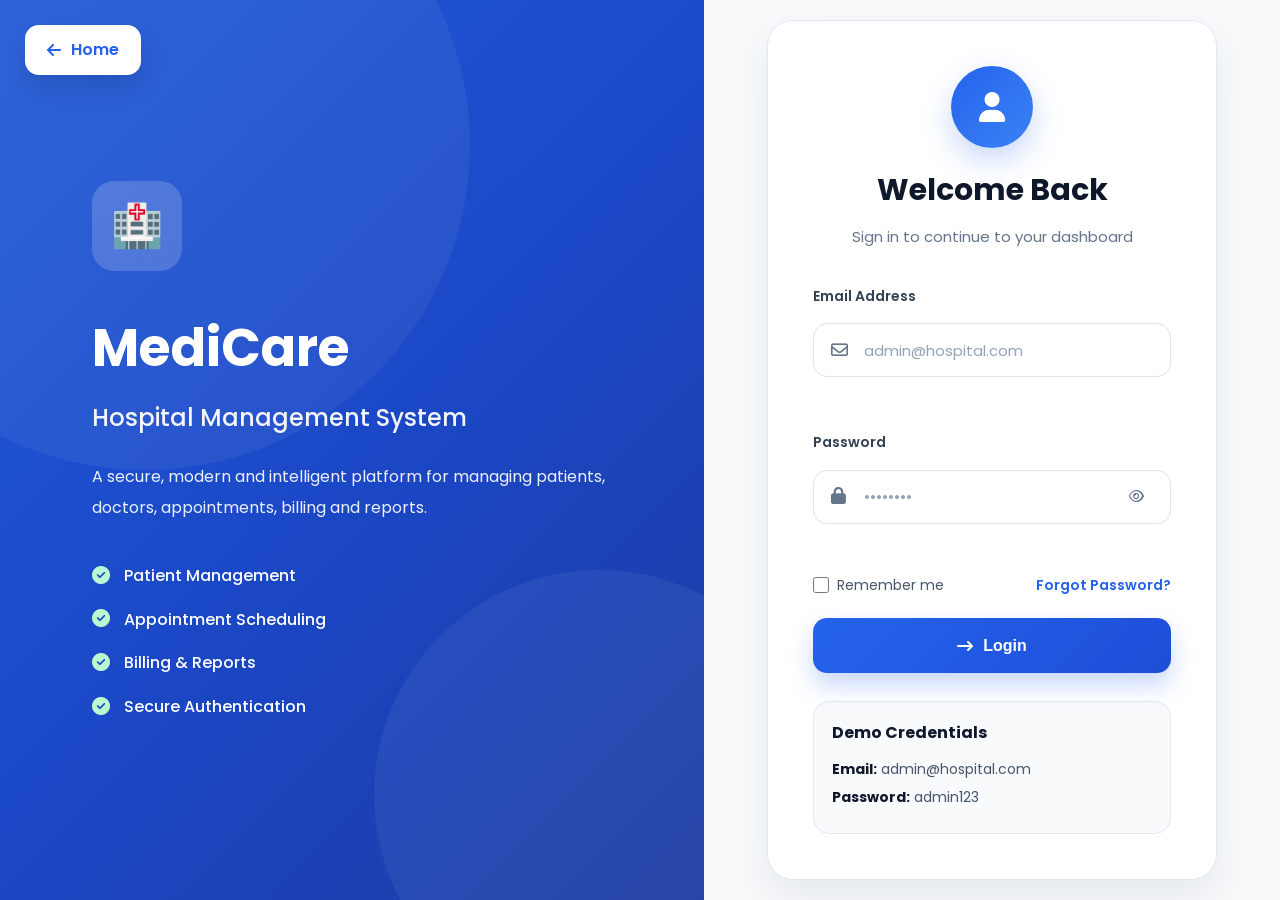
<file: PatientManagement/patients.html>
<!doctype html>
<html lang="en">
  <head>
    <meta charset="UTF-8" />

    <meta name="viewport" content="width=device-width, initial-scale=1.0" />

    <title>Patients Management | MediCare HMS</title>

    <link
      href="https://fonts.googleapis.com/css2?family=Poppins:wght@300;400;500;600;700&display=swap"
      rel="stylesheet"
    />

    <link
      rel="stylesheet"
      href="https://cdnjs.cloudflare.com/ajax/libs/font-awesome/6.7.2/css/all.min.css"
    />

    <link rel="stylesheet" href="css/style.css" />

    <link rel="stylesheet" href="css/dashboard2.css" />

    <link rel="stylesheet" href="css/forms.css" />

    <link rel="stylesheet" href="css/responsive.css" />
  </head>

  <body>
    <aside class="sidebar">
      <div class="sidebar-header">
        <div class="logo-container">
          <div class="logo-circle">
            <i class="fa-solid fa-hospital"></i>
          </div>

          <div class="logo-text">
            <h2>MediCare</h2>

            <small> Hospital Management </small>
          </div>
        </div>

        <button class="sidebar-toggle" id="sidebarToggle">
          <span></span>
          <span></span>
          <span></span>
        </button>
      </div>

      <nav class="sidebar-nav">
        <a href="dashboard.html" class="nav-item" data-page="dashboard">
          <i class="fa-solid fa-chart-line nav-icon"></i>

          <span class="nav-text"> Dashboard </span>
        </a>

        <a href="patients.html" class="nav-item active" data-page="patients">
          <i class="fa-solid fa-user-group nav-icon"></i>

          <span class="nav-text"> Patients </span>
        </a>

        <a href="doctors.html" class="nav-item" data-page="doctors">
          <i class="fa-solid fa-user-doctor nav-icon"></i>

          <span class="nav-text"> Doctors </span>
        </a>

        <a href="appointments.html" class="nav-item" data-page="appointments">
          <i class="fa-solid fa-calendar-check nav-icon"></i>

          <span class="nav-text"> Appointments </span>
        </a>

        <a href="billing.html" class="nav-item" data-page="billing">
          <i class="fa-solid fa-file-invoice-dollar nav-icon"></i>

          <span class="nav-text"> Billing </span>
        </a>

        <a href="reports.html" class="nav-item" data-page="reports">
          <i class="fa-solid fa-chart-pie nav-icon"></i>

          <span class="nav-text"> Reports </span>
        </a>

        <a href="settings.html" class="nav-item" data-page="settings">
          <i class="fa-solid fa-gear nav-icon"></i>

          <span class="nav-text"> Settings </span>
        </a>
      </nav>

      <div class="sidebar-footer">
        <button id="logoutBtn" class="logout-btn">
          <i class="fa-solid fa-right-from-bracket"></i>

          <span class="nav-text"> Logout </span>
        </button>
      </div>
    </aside>

    <main class="main-content">
      <header class="topbar">
        <div class="topbar-left">
          <h1 id="pageTitle">Patients Management</h1>

          <p class="page-subtitle">Manage patient records and information</p>
        </div>

        <div class="topbar-right">
          <div class="search-box">
            <i class="fa-solid fa-magnifying-glass"></i>

            <input type="text" placeholder="Search patients..." />
          </div>
          <button class="notification-btn">
            <i class="fa-regular fa-bell"></i>

            <span class="notification-count"> 3 </span>
          </button>

          <button id="themToggle" class="theme-toggle">
            <i class="fa-solid fa-moon"></i>
          </button>

          <div class="user-profile">
            <img
              src="https://ui-avatars.com/api/?name=Admin+User&background=2563eb&color=ffffff"
              class="user-avatar"
              alt="User"
            />

            <div class="user-info">
              <p id="userName">Admin User</p>

              <small id="userRole"> Administrator </small>
            </div>
          </div>
        </div>
      </header>

      <div class="content-wrapper">
        <!-- Action Bar -->

        <section class="action-bar">
          <div class="page-actions">
            <div style="position: relative; width: 100%; margin-bottom: 20px">
              <i
                class="fa-solid fa-magnifying-glass"
                style="
                  position: absolute;
                  left: 15px;
                  top: 50%;
                  transform: translateY(-50%);
                  color: #888;
                  z-index: 1;
                "
              >
              </i>

              <input
                type="text"
                id="searchPatient"
                placeholder="Search by name, ID or phone..."
                style="
                  width: 100%;
                  height: 42px;
                  padding-left: 45px;
                  border: 1px solid #ddd;
                  border-radius: 8px;
                  font-size: 14px;
                  box-sizing: border-box;
                "
              />
            </div>
          </div>

          <div class="action-buttons">
            <button id="addPatientBtn" class="btn-primary">
              <i class="fa-solid fa-user-plus"></i>

              Add Patient
            </button>

            <button id="exportPatientsCsv" class="btn-secondary">
              <i class="fa-solid fa-file-csv"></i>

              Export CSV
            </button>
          </div>
        </section>

        <!-- Filter Section -->

        <section class="filter-section">
          <div class="filter-title">
            <i class="fa-solid fa-filter"></i>

            Filters
          </div>

          <select id="filterStatus" class="filter-select">
            <option value="">All Statuses</option>

            <option value="active">Active</option>

            <option value="discharged">Discharged</option>

            <option value="admitted">Admitted</option>
          </select>

          <select id="filterBloodGroup" class="filter-select">
            <option value="">All Blood Groups</option>

            <option value="A+">A+</option>

            <option value="A-">A-</option>

            <option value="B+">B+</option>

            <option value="B-">B-</option>

            <option value="AB+">AB+</option>

            <option value="AB-">AB-</option>

            <option value="O+">O+</option>

            <option value="O-">O-</option>
          </select>
        </section>

        <!-- Patients Table -->

        <section class="table-container">
          <div class="card-header">
            <h2>Patient Records</h2>

            <span class="record-count"> All Patients </span>
          </div>

          <div class="table-responsive">
            <table class="data-table">
              <thead>
                <tr>
                  <th onclick="sortTable('patientId')">
                    Patient ID
                    <i class="fa-solid fa-sort"></i>
                  </th>

                  <th onclick="sortTable('name')">
                    Name
                    <i class="fa-solid fa-sort"></i>
                  </th>

                  <th>Age</th>

                  <th>Phone</th>

                  <th>Blood Group</th>

                  <th>Status</th>

                  <th>Actions</th>
                </tr>
              </thead>

              <tbody id="patientsTable">
                <tr>
                  <td colspan="7" class="empty-state">
                    <i class="fa-solid fa-users-slash"></i>

                    <br />

                    No patients found
                  </td>
                </tr>
              </tbody>
            </table>
          </div>

          <!-- Pagination -->

          <div class="pagination">
            <button id="prevBtn" class="btn-pagination">
              <i class="fa-solid fa-arrow-left"></i>

              Previous
            </button>

            <span id="pageInfo"> Page 1 </span>

            <button id="nextBtn" class="btn-pagination">
              Next

              <i class="fa-solid fa-arrow-right"></i>
            </button>
          </div>
        </section>

        <div id="patientModal" class="modal hidden">
          <div class="modal-content large">
            <button class="modal-close">&times;</button>

            <div class="modal-header">
              <h2 id="modalTitle">Add Patient</h2>

              <p>Enter patient details below</p>
            </div>

            <form id="patientForm" class="form-grid">
              <div class="form-group">
                <label for="patientId"> Patient ID </label>

                <input type="text" id="patientId" disabled />
              </div>

              <div class="form-group">
                <label for="patientName"> Full Name * </label>

                <input type="text" id="patientName" required />

                <span class="error-msg" id="nameError"></span>
              </div>

              <div class="form-group">
                <label for="patientAge"> Age * </label>

                <input
                  type="number"
                  id="patientAge"
                  min="1"
                  max="120"
                  required
                />

                <span class="error-msg" id="ageError"></span>
              </div>

              <div class="form-group">
                <label for="patientGender"> Gender * </label>

                <select id="patientGender" required>
                  <option value="">Select Gender</option>

                  <option value="Male">Male</option>

                  <option value="Female">Female</option>

                  <option value="Other">Other</option>
                </select>
              </div>

              <div class="form-group">
                <label for="patientPhone"> Phone * </label>

                <input type="tel" id="patientPhone" required />

                <span class="error-msg" id="phoneError"></span>
              </div>

              <div class="form-group">
                <label for="patientEmail"> Email </label>

                <input type="email" id="patientEmail" />

                <span class="error-msg" id="emailError"></span>
              </div>

              <div class="form-group full-width">
                <label for="patientAddress"> Address * </label>

                <textarea id="patientAddress" rows="3" required></textarea>
              </div>

              <div class="form-group">
                <label for="patientBloodGroup"> Blood Group * </label>

                <select id="patientBloodGroup" required>
                  <option value="">Select Blood Group</option>

                  <option value="A+">A+</option>

                  <option value="A-">A-</option>

                  <option value="B+">B+</option>

                  <option value="B-">B-</option>

                  <option value="AB+">AB+</option>

                  <option value="AB-">AB-</option>

                  <option value="O+">O+</option>

                  <option value="O-">O-</option>
                </select>
              </div>

              <div class="form-group">
                <label for="patientDisease"> Disease / Condition * </label>

                <input type="text" id="patientDisease" required />
              </div>

              <div class="form-group">
                <label for="patientDoctor"> Doctor Assigned * </label>

                <select id="patientDoctor" required></select>
              </div>

              <div class="form-group">
                <label for="patientAdmissionDate"> Admission Date * </label>

                <input type="date" id="patientAdmissionDate" required />

                <span class="error-msg" id="dateError"></span>
              </div>

              <div class="form-group">
                <label for="patientStatus"> Status * </label>

                <select id="patientStatus" required>
                  <option value="">Select Status</option>

                  <option value="active">Active</option>

                  <option value="discharged">Discharged</option>

                  <option value="admitted">Admitted</option>
                </select>
              </div>

              <div class="form-actions">
                <button type="submit" class="btn-submit">
                  <i class="fa-solid fa-save"></i>

                  Save Patient
                </button>

                <button type="button" id="cancelBtn" class="btn-cancel">
                  Cancel
                </button>
              </div>
            </form>
          </div>
        </div>

        <div id="confirmDialog" class="modal hidden">
          <div class="modal-content small">
            <div class="delete-icon">
              <i class="fa-solid fa-triangle-exclamation"></i>
            </div>

            <h2>Confirm Delete</h2>

            <p id="confirmMessage">
              Are you sure you want to delete this patient?
            </p>

            <div class="modal-actions">
              <button id="confirmBtn" class="btn-danger">
                <i class="fa-solid fa-trash"></i>

                Delete
              </button>

              <button id="cancelConfirmBtn" class="btn-secondary">
                Cancel
              </button>
            </div>
          </div>
        </div>

        <!-- Toast Notification -->

        <div id="toast" class="toast hidden"></div>
      </div>
    </main>

    <script src="js/utils.js"></script>

    <script src="js/storage.js"></script>

    <script src="js/auth.js"></script>

    <script src="js/patient.js"></script>
  </body>
</html>
</file>
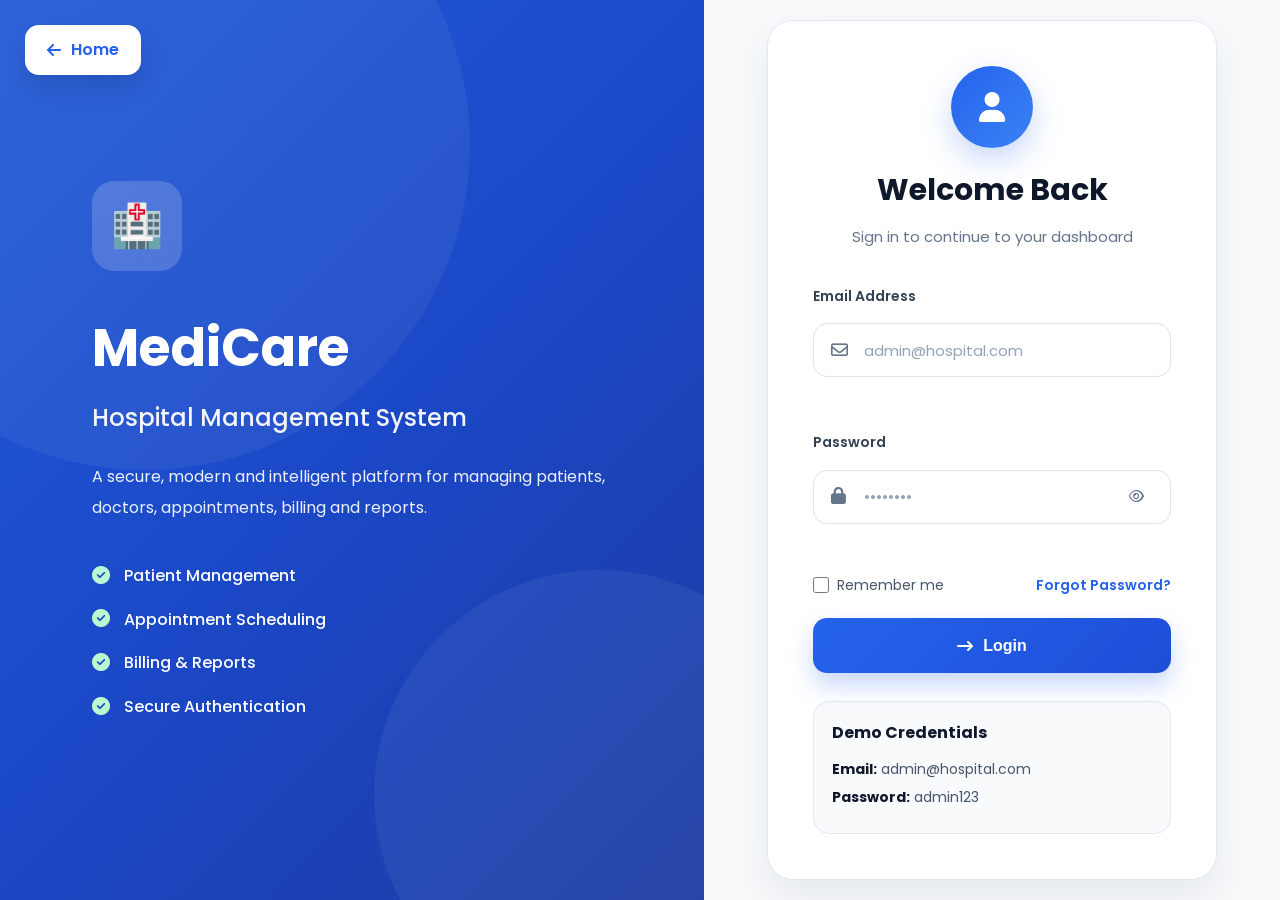
<file: PatientManagement/settings.html>
<!doctype html>
<html lang="en">
  <head>
    <meta charset="UTF-8" />

    <meta name="viewport" content="width=device-width, initial-scale=1.0" />

    <title>Settings | MediCare HMS</title>

    <link
      href="https://fonts.googleapis.com/css2?family=Poppins:wght@300;400;500;600;700&display=swap"
      rel="stylesheet"
    />

    <link
      rel="stylesheet"
      href="https://cdnjs.cloudflare.com/ajax/libs/font-awesome/6.7.2/css/all.min.css"
    />

    <link rel="stylesheet" href="css/style.css" />

    <link rel="stylesheet" href="css/dashboard2.css" />

    <link rel="stylesheet" href="css/forms.css" />

    <link rel="stylesheet" href="css/responsive.css" />
  </head>

  <body>
    <aside class="sidebar">
      <div class="sidebar-header">
        <div class="logo-container">
          <div class="logo-circle">
            <i class="fa-solid fa-hospital"></i>
          </div>

          <div class="logo-text">
            <h2>MediCare</h2>

            <small> Hospital Management </small>
          </div>
        </div>

        <button class="sidebar-toggle" id="sidebarToggle">
          <span></span>

          <span></span>

          <span></span>
        </button>
      </div>

      <nav class="sidebar-nav">
        <a href="dashboard.html" class="nav-item" data-page="dashboard">
          <i class="fa-solid fa-chart-line nav-icon"></i>

          <span class="nav-text"> Dashboard </span>
        </a>

        <a href="patients.html" class="nav-item" data-page="patients">
          <i class="fa-solid fa-users nav-icon"></i>

          <span class="nav-text"> Patients </span>
        </a>

        <a href="doctors.html" class="nav-item" data-page="doctors">
          <i class="fa-solid fa-user-doctor nav-icon"></i>

          <span class="nav-text"> Doctors </span>
        </a>

        <a href="appointments.html" class="nav-item" data-page="appointments">
          <i class="fa-solid fa-calendar-check nav-icon"></i>

          <span class="nav-text"> Appointments </span>
        </a>

        <a href="billing.html" class="nav-item" data-page="billing">
          <i class="fa-solid fa-file-invoice-dollar nav-icon"></i>

          <span class="nav-text"> Billing </span>
        </a>

        <a href="reports.html" class="nav-item" data-page="reports">
          <i class="fa-solid fa-chart-pie nav-icon"></i>

          <span class="nav-text"> Reports </span>
        </a>

        <a href="settings.html" class="nav-item active" data-page="settings">
          <i class="fa-solid fa-gear nav-icon"></i>

          <span class="nav-text"> Settings </span>
        </a>
      </nav>

      <div class="sidebar-footer">
        <button id="logoutBtn" class="logout-btn">
          <i class="fa-solid fa-right-from-bracket"></i>

          <span class="nav-text"> Logout </span>
        </button>
      </div>
    </aside>

    <main class="main-content">
      <header class="topbar">
        <div class="topbar-left">
          <h1 id="pageTitle">Settings</h1>

          <p class="page-subtitle">
            Manage system preferences and configurations
          </p>
        </div>

        <div class="topbar-right">
          <button id="themToggle" class="theme-toggle">
            <i class="fa-solid fa-moon"></i>
          </button>

          <div class="user-profile">
            <img
              src="https://ui-avatars.com/api/?name=Admin+User"
              class="user-avatar"
              alt="User"
            />

            <div class="user-profile">
              <img
                src="https://ui-avatars.com/api/?name=Admin+User&background=2563eb&color=ffffff"
                class="user-avatar"
                alt="User"
              />

              <div class="user-info">
                <p id="userName">Admin User</p>

                <small id="userRole"> Administrator </small>
              </div>
            </div>
          </div>
        </div>
      </header>

      <div class="content-wrapper">
        <div class="settings-grid">
          <div class="settings-card">
            <div class="settings-card-header">
              <div class="settings-icon hospital">
                <i class="fa-solid fa-hospital"></i>
              </div>

              <div>
                <h2>Hospital Settings</h2>

                <p>Manage hospital information</p>
              </div>
            </div>

            <form id="hospitalSettingsForm" class="form-grid">
              <div class="form-group">
                <label for="hospitalName"> Hospital Name </label>

                <input
                  type="text"
                  id="hospitalName"
                  value="MediCare Hospital"
                  placeholder="Enter hospital name"
                />
              </div>

              <div class="form-group">
                <label for="hospitalEmail"> Hospital Email </label>

                <input
                  type="email"
                  id="hospitalEmail"
                  value="support@medicare.com"
                  placeholder="Enter email"
                />
              </div>

              <div class="form-group">
                <label for="hospitalPhone"> Hospital Phone </label>

                <input
                  type="tel"
                  id="hospitalPhone"
                  value="1-800-MEDICARE"
                  placeholder="Enter phone number"
                />
              </div>

              <div class="form-group full-width">
                <label for="hospitalAddress"> Hospital Address </label>

                <textarea
                  id="hospitalAddress"
                  placeholder="Enter hospital address"
                >
123 Medical Street, Hospital City</textarea
                >
              </div>

              <div class="form-group full-width">
                <label for="hospitalLogoUrl"> Logo URL </label>

                <input
                  type="url"
                  id="hospitalLogoUrl"
                  placeholder="https://example.com/logo.png"
                />
              </div>

              <button type="submit" class="btn-submit">
                <i class="fa-solid fa-floppy-disk"></i>

                Save Hospital Settings
              </button>
            </form>
          </div>

          <div class="settings-card">
            <div class="settings-card-header">
              <div class="settings-icon user">
                <i class="fa-solid fa-user"></i>
              </div>

              <div>
                <h2>User Profile</h2>

                <p>Update administrator details</p>
              </div>
            </div>

            <form id="userProfileForm" class="form-grid">
              <div class="form-group">
                <label for="userName"> Full Name </label>

                <input type="text" id="userName" value="Admin User" />
              </div>

              <div class="form-group">
                <label for="userEmail"> Email </label>

                <input type="email" id="userEmail" value="admin@hospital.com" />
              </div>

              <div class="form-group">
                <label for="userRole"> Role </label>

                <input
                  type="text"
                  id="userRole"
                  value="Administrator"
                  disabled
                />
              </div>

              <div class="form-group">
                <label for="userPhone"> Phone </label>

                <input
                  type="tel"
                  id="userPhone"
                  placeholder="Enter phone number"
                />
              </div>

              <button type="submit" class="btn-submit">
                <i class="fa-solid fa-user-pen"></i>

                Update Profile
              </button>
            </form>
          </div>

          <div class="settings-card">
            <div class="settings-card-header">
              <div class="settings-icon security">
                <i class="fa-solid fa-lock"></i>
              </div>

              <div>
                <h2>Security Settings</h2>

                <p>Manage account security</p>
              </div>
            </div>

            <form id="securityForm" class="form-grid">
              <div class="form-group">
                <label for="currentPassword"> Current Password </label>

                <input
                  type="password"
                  id="currentPassword"
                  placeholder="Enter current password"
                />

                <span class="error-msg" id="currentPasswordError"></span>
              </div>

              <div class="form-group">
                <label for="newPassword"> New Password </label>

                <input
                  type="password"
                  id="newPassword"
                  placeholder="Enter new password"
                />

                <span class="error-msg" id="newPasswordError"></span>
              </div>

              <div class="form-group">
                <label for="confirmPassword"> Confirm Password </label>

                <input
                  type="password"
                  id="confirmPassword"
                  placeholder="Confirm password"
                />

                <span class="error-msg" id="confirmPasswordError"></span>
              </div>

              <button type="submit" class="btn-submit">
                <i class="fa-solid fa-key"></i>

                Change Password
              </button>
            </form>
          </div>

          <div class="settings-card">
            <div class="settings-card-header">
              <div class="settings-icon appearance">
                <i class="fa-solid fa-palette"></i>
              </div>

              <div>
                <h2>Appearance</h2>

                <p>Customize dashboard theme</p>
              </div>
            </div>

            <div class="form-group">
              <label> Theme Mode </label>

              <div class="theme-options">
                <button
                  type="button"
                  class="theme-option"
                  id="lightThemeBtn"
                  data-theme="light"
                >
                  <i class="fa-solid fa-sun"></i>

                  Light Mode
                </button>

                <button
                  type="button"
                  class="theme-option"
                  id="darkThemeBtn"
                  data-theme="dark"
                >
                  <i class="fa-solid fa-moon"></i>

                  Dark Mode
                </button>

                <button
                  type="button"
                  class="theme-option"
                  id="autoThemeBtn"
                  data-theme="auto"
                >
                  <i class="fa-solid fa-gear"></i>

                  Auto
                </button>
              </div>
            </div>
          </div>

          <div class="settings-card">
            <div class="settings-card-header">
              <div class="settings-icon notification">
                <i class="fa-solid fa-bell"></i>
              </div>

              <div>
                <h2>Notifications</h2>

                <p>Manage alert preferences</p>
              </div>
            </div>

            <form id="notificationsForm" class="notification-form">
              <div class="checkbox-group">
                <input type="checkbox" id="emailNotifications" checked />

                <label for="emailNotifications"> Email Notifications </label>
              </div>

              <div class="checkbox-group">
                <input type="checkbox" id="appointmentAlerts" checked />

                <label for="appointmentAlerts"> Appointment Reminders </label>
              </div>

              <div class="checkbox-group">
                <input type="checkbox" id="patientAlerts" checked />

                <label for="patientAlerts"> New Patient Alerts </label>
              </div>

              <div class="checkbox-group">
                <input type="checkbox" id="billingAlerts" checked />

                <label for="billingAlerts"> Billing Alerts </label>
              </div>

              <button type="submit" class="btn-submit">
                <i class="fa-solid fa-check"></i>

                Save Preferences
              </button>
            </form>
          </div>

          <div class="settings-card">
            <div class="settings-card-header">
              <div class="settings-icon database">
                <i class="fa-solid fa-database"></i>
              </div>

              <div>
                <h2>Data Management</h2>

                <p>Backup and manage system data</p>
              </div>
            </div>

            <div class="data-actions">
              <button id="exportAllDataBtn" class="btn-secondary">
                <i class="fa-solid fa-file-export"></i>

                Export All Data
              </button>

              <button id="backupDataBtn" class="btn-secondary">
                <i class="fa-solid fa-cloud-arrow-down"></i>

                Backup Data
              </button>

              <button id="clearDataBtn" class="btn-danger">
                <i class="fa-solid fa-trash"></i>

                Clear All Data
              </button>
            </div>

            <p class="warning-text">
              <i class="fa-solid fa-triangle-exclamation"></i>

              Warning: Clearing data cannot be undone. Please create a backup
              first.
            </p>
          </div>
        </div>
      </div>
    </main>

    <div id="confirmDialog" class="modal hidden">
      <div class="modal-content small">
        <div class="modal-icon danger">
          <i class="fa-solid fa-triangle-exclamation"></i>
        </div>

        <h2>Confirm Action</h2>

        <p id="confirmMessage">Are you sure? This action cannot be undone.</p>

        <div class="modal-actions">
          <button id="confirmBtn" class="btn-danger">
            <i class="fa-solid fa-check"></i>

            Confirm
          </button>

          <button id="cancelConfirmBtn" class="btn-secondary">Cancel</button>
        </div>
      </div>
    </div>

    <div id="toast" class="toast hidden"></div>

    <script src="js/utils.js"></script>

    <script src="js/storage.js"></script>

    <script src="js/auth.js"></script>

    <script src="js/settings.js"></script>
  </body>
</html>
</file>
<file: PatientManagement/css/style.css>
/* ===========================
   Global Styles & Variables
   =========================== */

:root {
    /* Colors */
    --primary: #3b82f6;
    --primary-dark: #1e40af;
    --accent: #8b5cf6;
    --success: #10b981;
    --danger: #ef4444;
    --warning: #f59e0b;
    
    /* Neutrals */
    --bg-light: #ffffff;
    --bg-dark: #1f2937;
    --bg-darker: #111827;
    --text-light: #111827;
    --text-dark: #f9fafb;
    --border-light: #e5e7eb;
    --border-dark: #374151;
    
    /* Gradients */
    --gradient-primary: linear-gradient(135deg, #3b82f6 0%, #8b5cf6 100%);
    --gradient-accent: linear-gradient(135deg, #8b5cf6 0%, #ec4899 100%);
    
    /* Shadows */
    --shadow-sm: 0 2px 4px rgba(0, 0, 0, 0.1);
    --shadow-md: 0 4px 12px rgba(0, 0, 0, 0.15);
    --shadow-lg: 0 10px 28px rgba(0, 0, 0, 0.2);
    --shadow-glass: 0 8px 32px rgba(31, 38, 135, 0.37);
    
    /* Spacing */
    --spacing-xs: 4px;
    --spacing-sm: 8px;
    --spacing-md: 16px;
    --spacing-lg: 24px;
    --spacing-xl: 32px;
    --spacing-2xl: 48px;
    
    /* Border Radius */
    --radius-sm: 4px;
    --radius-md: 8px;
    --radius-lg: 16px;
    --radius-xl: 24px;
    
    /* Transitions */
    --transition: all 0.3s ease;
    --transition-fast: all 0.15s ease;
}

/* Dark mode */
body.dark-mode {
    --bg-light: #1f2937;
    --bg-dark: #111827;
    --bg-darker: #0f172a;
    --text-light: #f9fafb;
    --text-dark: #111827;
    --border-light: #374151;
    --border-dark: #1f2937;
}

* {
    margin: 0;
    padding: 0;
    box-sizing: border-box;
}

html {
    scroll-behavior: smooth;
}

body {
    font-family: -apple-system, BlinkMacSystemFont, 'Segoe UI', Roboto, Oxygen, Ubuntu, Cantarell, sans-serif;
    background-color: var(--bg-light);
    color: var(--text-light);
    line-height: 1.6;
    transition: var(--transition);
    overflow-x: hidden;
}

/* ===========================
   Utility Classes
   =========================== */

.container {
    max-width: 1200px;
    margin: 0 auto;
    padding: 0 var(--spacing-md);
}

.hidden {
    display: none !important;
}

.visible {
    display: block !important;
}

.text-center {
    text-align: center;
}

.text-muted {
    opacity: 0.6;
}

/* ===========================
   Navigation - Landing Page
   =========================== */

.navbar {
    background: rgba(255, 255, 255, 0.95);
    backdrop-filter: blur(10px);
    position: sticky;
    top: 0;
    z-index: 100;
    box-shadow: var(--shadow-md);
}

.nav-container {
    max-width: 1200px;
    margin: 0 auto;
    display: flex;
    justify-content: space-between;
    align-items: center;
    padding: var(--spacing-md);
}

.nav-brand {
    display: flex;
    align-items: center;
    gap: var(--spacing-sm);
    font-weight: 700;
    font-size: 1.5rem;
}

.logo-icon {
    font-size: 2rem;
}

.nav-links {
    display: flex;
    gap: var(--spacing-xl);
    list-style: none;
    align-items: center;
}

.nav-links a {
    text-decoration: none;
    color: var(--text-light);
    transition: var(--transition);
    font-weight: 500;
}

.nav-links a:hover {
    color: var(--primary);
}

.btn-login {
    background: var(--primary);
    color: white !important;
    padding: var(--spacing-sm) var(--spacing-lg);
    border-radius: var(--radius-md);
    transition: var(--transition);
}

.btn-login:hover {
    background: var(--primary-dark);
    transform: translateY(-2px);
    box-shadow: var(--shadow-md);
}

/* ===========================
   Landing Page Sections
   =========================== */

.hero {
    min-height: 80vh;
    display: grid;
    grid-template-columns: 1fr 1fr;
    gap: var(--spacing-2xl);
    align-items: center;
    padding: var(--spacing-2xl) var(--spacing-md);
    max-width: 1200px;
    margin: 0 auto;
}

.hero-content h2 {
    font-size: 3rem;
    margin-bottom: var(--spacing-md);
    background: var(--gradient-primary);
    -webkit-background-clip: text;
    -webkit-text-fill-color: transparent;
    background-clip: text;
}

.hero-content p {
    font-size: 1.25rem;
    color: #6b7280;
    margin-bottom: var(--spacing-lg);
}

.hero-image {
    position: relative;
    height: 400px;
}

.floating-card {
    position: absolute;
    background: rgba(255, 255, 255, 0.9);
    backdrop-filter: blur(10px);
    padding: var(--spacing-lg);
    border-radius: var(--radius-lg);
    box-shadow: var(--shadow-glass);
    display: flex;
    flex-direction: column;
    align-items: center;
    gap: var(--spacing-sm);
    font-size: 2rem;
    animation: float 3s ease-in-out infinite;
}

.card-1 {
    width: 150px;
    top: 20px;
    left: 0;
    animation-delay: 0s;
}

.card-2 {
    width: 150px;
    top: 150px;
    right: 0;
    animation-delay: 0.5s;
}

.card-3 {
    width: 150px;
    bottom: 0;
    left: 80px;
    animation-delay: 1s;
}

@keyframes float {
    0%, 100% {
        transform: translateY(0px);
    }
    50% {
        transform: translateY(-20px);
    }
}

.features {
    padding: var(--spacing-2xl) var(--spacing-md);
    background: linear-gradient(135deg, #f0f9ff 0%, #faf5ff 100%);
}

.features h2 {
    text-align: center;
    margin-bottom: var(--spacing-2xl);
    font-size: 2.5rem;
}

.features-grid {
    max-width: 1200px;
    margin: 0 auto;
    display: grid;
    grid-template-columns: repeat(auto-fit, minmax(300px, 1fr));
    gap: var(--spacing-xl);
}

.feature-card {
    background: rgba(255, 255, 255, 0.9);
    backdrop-filter: blur(10px);
    padding: var(--spacing-xl);
    border-radius: var(--radius-lg);
    text-align: center;
    box-shadow: var(--shadow-md);
    transition: var(--transition);
    border: 1px solid rgba(255, 255, 255, 0.5);
}

.feature-card:hover {
    transform: translateY(-10px);
    box-shadow: var(--shadow-lg);
}

.feature-icon {
    font-size: 3rem;
    margin-bottom: var(--spacing-md);
}

.feature-card h3 {
    margin-bottom: var(--spacing-sm);
    font-size: 1.25rem;
}

.about, .contact {
    padding: var(--spacing-2xl) var(--spacing-md);
    max-width: 1200px;
    margin: 0 auto;
    text-align: center;
}

.about h2, .contact h2 {
    margin-bottom: var(--spacing-lg);
    font-size: 2rem;
}

.footer {
    background: var(--bg-dark);
    color: #9ca3af;
    text-align: center;
    padding: var(--spacing-lg);
    margin-top: var(--spacing-2xl);
}



/* ===========================
   Buttons
   =========================== */

.btn-primary, .btn-secondary, .btn-danger, .btn-cancel {
    padding: var(--spacing-sm) var(--spacing-lg);
    border: none;
    border-radius: var(--radius-md);
    font-size: 1rem;
    font-weight: 600;
    cursor: pointer;
    transition: var(--transition);
    display: inline-flex;
    align-items: center;
    gap: var(--spacing-sm);
}

.btn-primary {
    background: var(--gradient-primary);
    color: white;
    box-shadow: var(--shadow-md);
}

.btn-primary:hover {
    transform: translateY(-2px);
    box-shadow: var(--shadow-lg);
}

.btn-secondary {
    background: transparent;
    border: 2px solid var(--primary);
    color: var(--primary);
}

.btn-secondary:hover {
    background: var(--primary);
    color: white;
}

.btn-danger {
    background: var(--danger);
    color: white;
}

.btn-danger:hover {
    background: #dc2626;
}

.btn-cancel {
    background: #e5e7eb;
    color: var(--text-light);
}

.btn-cancel:hover {
    background: #d1d5db;
}

.btn-submit {
    padding: var(--spacing-sm) var(--spacing-lg);
    background: var(--gradient-primary);
    color: white;
    border: none;
    border-radius: var(--radius-md);
    font-size: 1rem;
    font-weight: 600;
    cursor: pointer;
    transition: var(--transition);
    width: 100%;
}

.btn-submit:hover {
    transform: translateY(-2px);
    box-shadow: var(--shadow-lg);
}

.btn-submit:active {
    transform: translateY(0);
}

.btn-report {
    display: flex;
    flex-direction: column;
    align-items: center;
    gap: var(--spacing-sm);
    padding: var(--spacing-xl);
    background: rgba(255, 255, 255, 0.9);
    border: 2px solid var(--border-light);
    border-radius: var(--radius-lg);
    cursor: pointer;
    transition: var(--transition);
    font-size: 1.1rem;
    font-weight: 600;
}

.btn-report:hover {
    border-color: var(--primary);
    background: rgba(59, 130, 246, 0.1);
    transform: translateY(-4px);
}

/* ===========================
   Forms
   =========================== */

input[type="text"],
input[type="email"],
input[type="password"],
input[type="tel"],
input[type="date"],
input[type="time"],
input[type="number"],
input[type="url"],
select,
textarea {
    width: 100%;
    padding: var(--spacing-sm) var(--spacing-md);
    border: 1px solid var(--border-light);
    border-radius: var(--radius-md);
    font-size: 1rem;
    background: var(--bg-light);
    color: var(--text-light);
    transition: var(--transition);
}

input:focus,
select:focus,
textarea:focus {
    outline: none;
    border-color: var(--primary);
    box-shadow: 0 0 0 3px rgba(59, 130, 246, 0.1);
}

textarea {
    resize: vertical;
    min-height: 100px;
}

.form-group {
    display: flex;
    flex-direction: column;
    gap: var(--spacing-sm);
}

.form-group label {
    font-weight: 600;
    color: var(--text-light);
}

.form-group.checkbox {
    flex-direction: row;
    align-items: center;
    gap: var(--spacing-md);
}

.form-group.checkbox input {
    width: auto;
}

.error-msg {
    color: var(--danger);
    font-size: 0.875rem;
    margin-top: var(--spacing-xs);
}

/* ===========================
   Modal & Dialogs
   =========================== */

.modal {
    position: fixed;
    top: 0;
    left: 0;
    width: 100%;
    height: 100%;
    background: rgba(0, 0, 0, 0.5);
    display: flex;
    align-items: center;
    justify-content: center;
    z-index: 1000;
    backdrop-filter: blur(4px);
}

.modal.hidden {
    display: none;
}

.modal-content {
    background: var(--bg-light);
    border-radius: var(--radius-lg);
    padding: var(--spacing-xl);
    max-width: 500px;
    width: 90%;
    max-height: 90vh;
    overflow-y: auto;
    box-shadow: var(--shadow-lg);
    animation: slideIn 0.3s ease;
}

.modal-content.large {
    max-width: 900px;
}

.modal-content.small {
    max-width: 400px;
}

@keyframes slideIn {
    from {
        opacity: 0;
        transform: translateY(-20px);
    }
    to {
        opacity: 1;
        transform: translateY(0);
    }
}

.modal-close {
    float: right;
    font-size: 2rem;
    cursor: pointer;
    color: #9ca3af;
    transition: var(--transition);
    line-height: 1;
}

.modal-close:hover {
    color: var(--danger);
}

.modal-content h2 {
    margin-bottom: var(--spacing-lg);
    clear: both;
}

.modal-actions {
    display: flex;
    gap: var(--spacing-md);
    justify-content: flex-end;
    margin-top: var(--spacing-lg);
}

.form-actions {
    display: grid;
    grid-template-columns: 1fr 1fr;
    gap: var(--spacing-md);
    grid-column: 1 / -1;
}

.form-grid {
    display: grid;
    grid-template-columns: repeat(auto-fit, minmax(250px, 1fr));
    gap: var(--spacing-md);
}

.form-grid .form-actions {
    grid-column: 1 / -1;
}

.form-grid .full-width {
    grid-column: 1 / -1;
}

/* ===========================
   Toast Notifications
   =========================== */

.toast {
    position: fixed;
    bottom: var(--spacing-lg);
    right: var(--spacing-lg);
    padding: var(--spacing-md) var(--spacing-lg);
    border-radius: var(--radius-md);
    background: #10b981;
    color: white;
    box-shadow: var(--shadow-lg);
    z-index: 2000;
    animation: slideInRight 0.3s ease;
    max-width: 400px;
}

.toast.hidden {
    display: none;
}

.toast.error {
    background: var(--danger);
}

.toast.warning {
    background: var(--warning);
}

.toast.info {
    background: var(--primary);
}

@keyframes slideInRight {
    from {
        transform: translateX(400px);
        opacity: 0;
    }
    to {
        transform: translateX(0);
        opacity: 1;
    }
}

/* ===========================
   Tables
   =========================== */

.data-table {
    width: 100%;
    border-collapse: collapse;
    background: var(--bg-light);
    border-radius: var(--radius-md);
    overflow: hidden;
    box-shadow: var(--shadow-sm);
}

.data-table thead {
    background: linear-gradient(135deg, #3b82f6 0%, #1e40af 100%);
    color: white;
}

.data-table th {
    padding: var(--spacing-md);
    text-align: left;
    font-weight: 600;
    cursor: pointer;
    user-select: none;
}

.data-table td {
    padding: var(--spacing-md);
    border-bottom: 1px solid var(--border-light);
}

.data-table tbody tr {
    transition: var(--transition);
}

.data-table tbody tr:hover {
    background: rgba(59, 130, 246, 0.05);
}

.data-table .empty-state {
    text-align: center;
    color: #9ca3af;
    padding: var(--spacing-xl) !important;
}

.status-badge {
    display: inline-block;
    padding: var(--spacing-xs) var(--spacing-md);
    border-radius: var(--radius-sm);
    font-size: 0.875rem;
    font-weight: 600;
}

.status-badge.active {
    background: rgba(16, 185, 129, 0.2);
    color: #059669;
}

.status-badge.completed {
    background: rgba(16, 185, 129, 0.2);
    color: #059669;
}

.status-badge.scheduled {
    background: rgba(59, 130, 246, 0.2);
    color: #1e40af;
}

.status-badge.cancelled {
    background: rgba(239, 68, 68, 0.2);
    color: #dc2626;
}

.status-badge.discharged {
    background: rgba(107, 114, 128, 0.2);
    color: #374151;
}

.status-badge.admitted {
    background: rgba(59, 130, 246, 0.2);
    color: #1e40af;
}

/* ===========================
   Pagination
   =========================== */

.pagination {
    display: flex;
    justify-content: center;
    align-items: center;
    gap: var(--spacing-md);
    margin-top: var(--spacing-lg);
    padding: var(--spacing-md);
}

.btn-pagination {
    padding: var(--spacing-sm) var(--spacing-md);
    border: 1px solid var(--border-light);
    background: var(--bg-light);
    border-radius: var(--radius-md);
    cursor: pointer;
    transition: var(--transition);
}

.btn-pagination:hover:not(:disabled) {
    background: var(--primary);
    color: white;
    border-color: var(--primary);
}

.btn-pagination:disabled {
    opacity: 0.5;
    cursor: not-allowed;
}

/* ===========================
   Responsive
   =========================== */

@media (max-width: 768px) {
    .hero {
        grid-template-columns: 1fr;
        padding: var(--spacing-lg) var(--spacing-md);
    }

    .hero-content h2 {
        font-size: 2rem;
    }

    .hero-image {
        display: none;
    }

    .nav-links {
        gap: var(--spacing-md);
        font-size: 0.9rem;
    }

    .form-grid {
        grid-template-columns: 1fr;
    }

    .data-table {
        font-size: 0.875rem;
    }

    .data-table th,
    .data-table td {
        padding: var(--spacing-sm);
    }
}

/* ===========================
   Loading Animation
   =========================== */

.loading {
    display: inline-block;
    width: 20px;
    height: 20px;
    border: 3px solid rgba(59, 130, 246, 0.3);
    border-radius: 50%;
    border-top-color: var(--primary);
    animation: spin 1s linear infinite;
}

@keyframes spin {
    to {
        transform: rotate(360deg);
    }
}

.loader {
    display: inline-flex;
    align-items: center;
    gap: var(--spacing-sm);
}
</file>
<file: PatientManagement/css/responsive.css>
/* ===========================
   Responsive Design
   =========================== */

/* Tablets (768px - 1024px) */
@media (max-width: 1024px) {
    :root {
        --spacing-md: 12px;
        --spacing-lg: 20px;
        --spacing-xl: 24px;
        --spacing-2xl: 32px;
    }

    .hero {
        grid-template-columns: 1fr;
        gap: var(--spacing-lg);
    }

    .hero-content h2 {
        font-size: 2rem;
    }

    .hero-image {
        height: 300px;
    }

    .features-grid {
        grid-template-columns: repeat(2, 1fr);
    }

    .stats-section {
        grid-template-columns: repeat(2, 1fr);
    }

    .charts-section {
        grid-template-columns: 1fr;
    }

    .sidebar {
        width: 220px;
    }

    .main-content {
        margin-left: 220px;
    }

    .table-container {
        overflow-x: auto;
    }

    .data-table {
        font-size: 0.9rem;
    }

    .data-table th,
    .data-table td {
        padding: var(--spacing-sm);
    }
}

/* Mobile Tablets (600px - 768px) */
@media (max-width: 768px) {
    :root {
        --spacing-md: 10px;
        --spacing-lg: 16px;
        --spacing-xl: 20px;
        --spacing-2xl: 24px;
    }

    /* Navigation */
    .nav-links {
        gap: var(--spacing-lg);
        font-size: 0.9rem;
    }

    /* Sidebar */
    .sidebar {
        position: fixed;
        left: -280px;
        width: 280px;
        height: 100vh;
        z-index: 999;
        transition: var(--transition);
    }

    .sidebar.active {
        left: 0;
        box-shadow: 4px 0 20px rgba(0, 0, 0, 0.3);
    }

    .sidebar-toggle {
        display: flex !important;
    }

    .main-content {
        margin-left: 0;
    }

    /* Top Bar */
    .topbar {
        padding: var(--spacing-lg);
        flex-wrap: wrap;
        gap: var(--spacing-md);
    }

    .topbar-left h1 {
        font-size: 1.25rem;
    }

    .user-info {
        display: none;
    }

    /* Action Bar */
    .action-bar {
        flex-direction: column;
        gap: var(--spacing-md);
    }

    .search-container {
        max-width: 100%;
        width: 100%;
    }

    .action-buttons {
        width: 100%;
        flex-direction: column;
    }

    .action-buttons button {
        width: 100%;
    }

    /* Stats */
    .stats-section {
        grid-template-columns: repeat(2, 1fr);
        gap: var(--spacing-md);
    }

    .stat-card {
        flex-direction: column;
        text-align: center;
        gap: var(--spacing-md);
    }

    .stat-number {
        font-size: 1.5rem;
    }

    /* Charts */
    .charts-section {
        grid-template-columns: 1fr;
    }

    .chart-container {
        padding: var(--spacing-md);
    }

    .chart-container h2 {
        font-size: 1.1rem;
    }

    .chart-container canvas {
        max-height: 200px;
    }

    /* Doctors Grid */
    .doctors-grid {
        grid-template-columns: 1fr;
    }

    /* Filter */
    .filter-section {
        flex-direction: column;
        gap: var(--spacing-md);
    }

    .filter-select {
        width: 100%;
    }

    /* Tables */
    .table-container {
        padding: var(--spacing-md);
        overflow-x: auto;
    }

    .data-table {
        font-size: 0.8rem;
    }

    .data-table th,
    .data-table td {
        padding: var(--spacing-xs);
    }

    /* Forms */
    .form-grid {
        grid-template-columns: 1fr;
    }

    .form-actions {
        grid-template-columns: 1fr;
    }

    .modal-content {
        max-width: 95vw;
        padding: var(--spacing-lg);
    }

    .modal-content.large {
        max-width: 95vw;
    }

    /* Settings */
    .settings-grid {
        grid-template-columns: 1fr;
    }

    .theme-options {
        grid-template-columns: repeat(2, 1fr);
    }

    /* Pagination */
    .pagination {
        gap: var(--spacing-sm);
        font-size: 0.9rem;
    }

    .btn-pagination {
        padding: var(--spacing-xs) var(--spacing-sm);
    }
}

/* Small Mobile (480px - 600px) */
@media (max-width: 600px) {
    :root {
        --spacing-sm: 6px;
        --spacing-md: 8px;
        --spacing-lg: 12px;
        --spacing-xl: 16px;
        --spacing-2xl: 20px;
    }

    /* Header */
    .nav-brand {
        gap: var(--spacing-sm);
    }

    .nav-brand h1 {
        font-size: 1.1rem;
    }

    .logo-icon {
        font-size: 1.5rem;
    }

    .nav-links {
        gap: var(--spacing-md);
    }

    .nav-links a {
        display: none;
    }

    .nav-links .btn-login {
        display: block;
        padding: var(--spacing-xs) var(--spacing-md);
        font-size: 0.9rem;
    }

    /* Hero */
    .hero {
        gap: var(--spacing-md);
        padding: var(--spacing-lg);
    }

    .hero-content h2 {
        font-size: 1.5rem;
    }

    .hero-content p {
        font-size: 1rem;
    }

    .hero-image {
        display: none;
    }

    /* Features */
    .features h2 {
        font-size: 1.5rem;
    }

    .features-grid {
        grid-template-columns: 1fr;
        gap: var(--spacing-md);
    }

    .feature-icon {
        font-size: 2rem;
    }

    /* Stats */
    .stats-section {
        grid-template-columns: 1fr;
        gap: var(--spacing-md);
    }

    .stat-card {
        padding: var(--spacing-md);
    }

    .stat-number {
        font-size: 1.25rem;
    }

    .stat-content small {
        font-size: 0.75rem;
    }

    /* Top Bar */
    .topbar {
        padding: var(--spacing-md);
    }

    .topbar-left h1 {
        font-size: 1rem;
    }

    .topbar-right {
        gap: var(--spacing-sm);
    }

    /* Content Wrapper */
    .content-wrapper {
        padding: var(--spacing-md);
    }

    /* Buttons */
    .btn-primary,
    .btn-secondary,
    .btn-danger,
    .btn-submit {
        font-size: 0.9rem;
        padding: var(--spacing-sm) var(--spacing-md);
    }

    /* Forms */
    .modal-content {
        max-width: 95vw;
        padding: var(--spacing-md);
    }

    .modal-content h2 {
        font-size: 1.25rem;
    }

    .modal-content form {
        grid-template-columns: 1fr;
        gap: var(--spacing-sm);
    }

    .modal-actions {
        flex-direction: column-reverse;
        gap: var(--spacing-sm);
    }

    .modal-actions button {
        width: 100%;
    }

    /* Tables */
    .data-table {
        font-size: 0.7rem;
    }

    .data-table th,
    .data-table td {
        padding: 4px;
    }

    /* Pagination */
    #pageInfo {
        font-size: 0.8rem;
    }

    .btn-pagination {
        padding: 4px 8px;
        font-size: 0.8rem;
    }

    /* Settings */
    .theme-options {
        grid-template-columns: 1fr;
    }

    .doctors-grid {
        grid-template-columns: 1fr;
    }

    .report-actions {
        grid-template-columns: 1fr;
        gap: var(--spacing-md);
    }

    .btn-report {
        padding: var(--spacing-md);
        font-size: 1rem;
    }
}

/* Extra Small Mobile (< 480px) */
@media (max-width: 480px) {
    :root {
        --spacing-sm: 4px;
        --spacing-md: 6px;
        --spacing-lg: 10px;
        --spacing-xl: 12px;
        --spacing-2xl: 16px;
    }

    * {
        margin: 0;
        padding: 0;
    }

    /* Logo */
    .logo-icon {
        font-size: 1.25rem;
    }

    .nav-brand h1 {
        font-size: 1rem;
    }

    /* Hero */
    .hero-content h2 {
        font-size: 1.3rem;
    }

    .hero-content p {
        font-size: 0.9rem;
    }

    .btn-primary {
        padding: var(--spacing-sm) var(--spacing-md);
        font-size: 0.85rem;
    }

    /* Features */
    .features {
        padding: var(--spacing-lg);
    }

    .features h2 {
        font-size: 1.3rem;
        margin-bottom: var(--spacing-lg);
    }

    .feature-card {
        padding: var(--spacing-md);
    }

    .feature-icon {
        font-size: 2rem;
        margin-bottom: var(--spacing-sm);
    }

    .feature-card h3 {
        font-size: 1rem;
    }

    .feature-card p {
        font-size: 0.85rem;
    }

    /* Topbar */
    .topbar {
        padding: var(--spacing-md);
    }

    .topbar-left h1 {
        font-size: 0.9rem;
    }

    .topbar-right {
        gap: var(--spacing-sm);
    }

    .user-avatar {
        width: 32px;
        height: 32px;
    }

    /* Sidebar */
    .sidebar-header {
        margin-bottom: var(--spacing-lg);
    }

    .nav-item {
        padding: var(--spacing-sm);
        gap: var(--spacing-sm);
    }

    .nav-icon {
        font-size: 1.25rem;
    }

    .nav-text {
        font-size: 0.9rem;
    }

    /* Content */
    .content-wrapper {
        padding: var(--spacing-md);
    }

    /* Stats */
    .stat-card {
        padding: var(--spacing-sm);
        gap: var(--spacing-md);
    }

    .stat-icon {
        font-size: 1.5rem;
    }

    .stat-content h3 {
        font-size: 0.75rem;
    }

    .stat-number {
        font-size: 1.1rem;
    }

    /* Tables */
    .data-table {
        font-size: 0.65rem;
    }

    .data-table th,
    .data-table td {
        padding: 3px;
    }

    .table-container {
        padding: var(--spacing-md);
        border-radius: var(--radius-md);
    }

    /* Forms */
    .login-box {
        padding: var(--spacing-md);
    }

    .login-header .logo {
        font-size: 2rem;
    }

    .login-header h1 {
        font-size: 1.1rem;
    }

    .login-form .btn-submit {
        padding: var(--spacing-sm);
        font-size: 0.9rem;
    }

    .modal-content {
        padding: var(--spacing-md);
        border-radius: var(--radius-md);
    }

    .modal-close {
        font-size: 1.5rem;
    }

    .form-group {
        gap: 4px;
    }

    .form-group label {
        font-size: 0.85rem;
    }

    input,
    select,
    textarea {
        font-size: 0.9rem;
        padding: 6px var(--spacing-md);
    }

    /* Buttons */
    .btn-primary,
    .btn-secondary,
    .btn-danger,
    .btn-submit {
        font-size: 0.8rem;
        padding: 6px var(--spacing-md);
    }

    .btn-report {
        padding: var(--spacing-md);
        font-size: 0.9rem;
    }

    .btn-report span {
        font-size: 1.5rem;
    }

    /* Doctors Grid */
    .doctors-grid {
        grid-template-columns: 1fr;
        gap: var(--spacing-md);
    }

    .doctor-photo {
        height: 150px;
    }

    .doctor-info {
        padding: var(--spacing-md);
    }

    .doctor-name {
        font-size: 1rem;
    }

    .doctor-detail {
        font-size: 0.75rem;
    }

    /* Settings */
    .settings-card {
        padding: var(--spacing-md);
    }

    .settings-card h2 {
        font-size: 1rem;
        margin-bottom: var(--spacing-md);
    }

    .theme-options {
        gap: 6px;
    }

    .theme-option {
        padding: var(--spacing-sm);
        font-size: 0.75rem;
    }

    /* Report Actions */
    .report-actions {
        grid-template-columns: 1fr;
    }

    /* Charts */
    .chart-container {
        padding: var(--spacing-md);
    }

    .chart-container h2 {
        font-size: 0.95rem;
        margin-bottom: var(--spacing-md);
    }

    .chart-container canvas {
        max-height: 150px;
    }

    /* Pagination */
    .pagination {
        gap: 4px;
        font-size: 0.8rem;
    }

    .btn-pagination {
        padding: 4px 6px;
        font-size: 0.7rem;
    }

    /* Toast */
    .toast {
        bottom: var(--spacing-md);
        right: var(--spacing-md);
        left: var(--spacing-md);
        padding: var(--spacing-md);
        font-size: 0.9rem;
        max-width: none;
    }
}

/* Print Styles */
@media print {
    .sidebar,
    .topbar,
    .action-bar,
    .filter-section,
    .pagination,
    .logout-btn,
    .btn-primary,
    .btn-secondary,
    .btn-danger,
    .theme-toggle {
        display: none !important;
    }

    body {
        background: white;
        color: black;
        font-size: 12pt;
    }

    .main-content {
        margin-left: 0;
    }

    .invoice-content {
        box-shadow: none;
        border: 1px solid black;
    }

    .table-container {
        box-shadow: none;
        border: 1px solid black;
    }

    .data-table {
        border: 1px solid black;
    }

    .data-table th {
        background: white;
        color: black;
        border: 1px solid black;
    }

    .data-table td {
        border: 1px solid black;
    }
}
</file>
<file: PatientManagement/css/dashboard2.css>
@import url('https://fonts.googleapis.com/css2?family=Poppins:wght@300;400;500;600;700&display=swap');


/* =====================================
        GLOBAL DASHBOARD STYLES
===================================== */

* {
    margin: 0;
    padding: 0;
    box-sizing: border-box;
    font-family: 'Poppins', sans-serif;
}

:root {

    --primary-color: #2563eb;
    --secondary-color: #0f172a;

    --success-color: #10b981;
    --warning-color: #f59e0b;
    --danger-color: #ef4444;

    --background-color: #f1f5f9;
    --card-color: #ffffff;

    --text-primary: #1e293b;
    --text-secondary: #64748b;

    --border-color: #e2e8f0;

    --sidebar-width: 260px;

    --shadow:
        0 10px 25px rgba(15, 23, 42, 0.08);

}


body {

    background: var(--background-color);
    color: var(--text-primary);

}



/* =====================================
              SIDEBAR
===================================== */


.sidebar {

    position: fixed;

    top: 0;
    left: 0;

    width: var(--sidebar-width);
    height: 100vh;

    background:
    linear-gradient(
        180deg,
        #0f172a,
        #1e293b
    );

    color: white;

    display: flex;

    flex-direction: column;

    z-index: 1000;

    transition: 0.3s ease;

}



/* Sidebar Header */

.sidebar-header {

    height: 90px;

    display: flex;

    align-items: center;

    justify-content: space-between;

    padding: 0 25px;

    border-bottom:
    1px solid rgba(255,255,255,0.1);

}



.logo-container {

    display: flex;

    align-items: center;

    gap: 12px;

}



.logo-circle {

    width: 45px;

    height: 45px;

    border-radius: 12px;

    background:
    linear-gradient(
        135deg,
        #2563eb,
        #38bdf8
    );

    display:flex;

    align-items:center;

    justify-content:center;

    font-size:22px;

}



.logo-text h2 {

    font-size:20px;

    font-weight:600;

    color:white;

}



.logo-text small {

    font-size:11px;

    color:#94a3b8;

}




/* Sidebar Toggle */

.sidebar-toggle {

    width:35px;

    height:35px;

    border:none;

    background:transparent;

    cursor:pointer;

    display:none;

}


.sidebar-toggle span {

    display:block;

    width:22px;

    height:2px;

    background:white;

    margin:5px auto;

}



/* Navigation */


.sidebar-nav {

    flex:1;

    padding:25px 15px;

}



.nav-item {

    display:flex;

    align-items:center;

    gap:15px;

    padding:14px 18px;

    margin-bottom:8px;

    color:#cbd5e1;

    text-decoration:none;

    border-radius:12px;

    font-size:14px;

    transition:0.3s ease;

}



.nav-icon {

    width:22px;

    text-align:center;

    font-size:17px;

}



.nav-item:hover {

    background:
    rgba(255,255,255,0.08);

    color:white;

}



.nav-item.active {

    background:
    linear-gradient(
        135deg,
        #2563eb,
        #3b82f6
    );

    color:white;

    box-shadow:
    0 8px 20px rgba(37,99,235,0.3);

}



/* Sidebar Footer */


.sidebar-footer {

    padding:20px;

    border-top:
    1px solid rgba(255,255,255,0.1);

}


.logout-btn {

    width:100%;

    border:none;

    background:
    rgba(239,68,68,0.15);

    color:#fecaca;

    padding:14px;

    border-radius:12px;

    cursor:pointer;

    display:flex;

    align-items:center;

    justify-content:center;

    gap:12px;

    font-size:14px;

    transition:0.3s;

}



.logout-btn:hover {

    background:#ef4444;

    color:white;

}




/* =====================================
             MAIN CONTENT
===================================== */


.main-content {

    margin-left:var(--sidebar-width);

    min-height:100vh;

    transition:0.3s;

}



/* =====================================
              TOP NAVBAR
===================================== */


.topbar {

    height:90px;

    background:white;

    display:flex;

    align-items:center;

    justify-content:space-between;

    padding:0 35px;

    border-bottom:
    1px solid var(--border-color);

    position:sticky;

    top:0;

    z-index:900;

}



.topbar-left h1 {

    font-size:26px;

    font-weight:600;

}



.page-subtitle {

    color:var(--text-secondary);

    font-size:13px;

    margin-top:4px;

}




.topbar-right {

    display:flex;

    align-items:center;

    gap:18px;

}




/* Search */


.search-box {

    width:280px;

    height:42px;

    background:#f8fafc;

    border:1px solid var(--border-color);

    border-radius:12px;

    display:flex;

    align-items:center;

    gap:10px;

    padding:0 15px;

}



.search-box i {

    color:#94a3b8;

}



.search-box input {

    border:none;

    outline:none;

    background:transparent;

    width:100%;

    font-size:13px;

}





/* Notification */


.notification-btn {

    position:relative;

    width:42px;

    height:42px;

    border:none;

    background:#f8fafc;

    border-radius:12px;

    cursor:pointer;

    font-size:18px;

    color:#475569;

}



.notification-count {

    position:absolute;

    top:-5px;

    right:-5px;

    background:#ef4444;

    color:white;

    width:18px;

    height:18px;

    border-radius:50%;

    font-size:10px;

    display:flex;

    align-items:center;

    justify-content:center;

}




/* Theme Button */


.theme-toggle {

    width:42px;

    height:42px;

    border:none;

    border-radius:12px;

    background:#f8fafc;

    cursor:pointer;

    color:#475569;

    font-size:17px;

}





/* User Profile */


.user-profile {

    display:flex;

    align-items:center;

    gap:12px;

}



.user-avatar {

    width:45px;

    height:45px;

    border-radius:50%;

}



.user-info p {

    font-size:14px;

    font-weight:600;

}



.user-info small {

    color:#64748b;

    font-size:12px;

}

/* =====================================
          CONTENT WRAPPER
===================================== */


.content-wrapper {

    padding:30px;

}



/* =====================================
          STATISTICS CARDS
===================================== */


.stats-section {

    display:grid;

    grid-template-columns:
    repeat(4,1fr);

    gap:25px;

    margin-bottom:30px;

}



.stat-card {

    background:var(--card-color);

    border-radius:18px;

    padding:25px;

    box-shadow:var(--shadow);

    border:1px solid var(--border-color);

    transition:0.3s ease;

}



.stat-card:hover {

    transform:translateY(-5px);

    box-shadow:
    0 15px 30px rgba(15,23,42,0.12);

}



.stat-header {

    display:flex;

    justify-content:space-between;

    align-items:center;

}



.stat-header h4 {

    color:var(--text-secondary);

    font-size:14px;

    font-weight:500;

}



.stat-number {

    margin-top:10px;

    font-size:32px;

    font-weight:700;

    color:var(--text-primary);

}



.stat-icon {

    width:55px;

    height:55px;

    border-radius:16px;

    display:flex;

    justify-content:center;

    align-items:center;

    font-size:22px;

}



/* Different Card Icons */


.total-patients {

    background:
    rgba(37,99,235,0.12);

    color:#2563eb;

}



.total-doctors {

    background:
    rgba(16,185,129,0.12);

    color:#10b981;

}



.today-appointments {

    background:
    rgba(245,158,11,0.15);

    color:#f59e0b;

}



.total-revenue {

    background:
    rgba(139,92,246,0.15);

    color:#8b5cf6;

}



.stat-footer {

    margin-top:20px;

    display:flex;

    align-items:center;

    gap:10px;

    font-size:12px;

    color:var(--text-secondary);

}



.trend {

    padding:5px 10px;

    border-radius:20px;

    font-size:11px;

    font-weight:600;

}



.trend.positive {

    background:
    rgba(16,185,129,0.15);

    color:#059669;

}



.trend.warning {

    background:
    rgba(245,158,11,0.15);

    color:#d97706;

}




/* =====================================
              CHART SECTION
===================================== */


.charts-section {

    display:grid;

    grid-template-columns:
    repeat(2,1fr);

    gap:25px;

    margin-bottom:30px;

}



.chart-container {

    background:white;

    border-radius:18px;

    padding:25px;

    box-shadow:var(--shadow);

    border:1px solid var(--border-color);

}



.card-header {

    display:flex;

    align-items:center;

    justify-content:space-between;

    margin-bottom:20px;

}



.card-header h2 {

    font-size:18px;

    font-weight:600;

}



.card-btn {

    border:none;

    background:#eff6ff;

    color:#2563eb;

    padding:8px 15px;

    border-radius:10px;

    cursor:pointer;

    font-size:12px;

    font-weight:500;

    transition:0.3s;

}



.card-btn:hover {

    background:#2563eb;

    color:white;

}



.chart-container canvas {

    width:100% !important;

    max-height:320px;

}





/* =====================================
              TABLE SECTION
===================================== */


.tables-section {

    display:grid;

    grid-template-columns:
    repeat(2,1fr);

    gap:25px;

}



.table-container {

    background:white;

    padding:25px;

    border-radius:18px;

    box-shadow:var(--shadow);

    border:1px solid var(--border-color);

}



.table-responsive {

    overflow-x:auto;

}



.data-table {

    width:100%;

    border-collapse:collapse;

}



.data-table thead {

    background:#f8fafc;

}



.data-table th {

    padding:14px;

    text-align:left;

    font-size:13px;

    font-weight:600;

    color:#475569;

}



.data-table td {

    padding:14px;

    border-bottom:

    1px solid var(--border-color);

    font-size:13px;

    color:#334155;

}



.data-table tbody tr {

    transition:0.3s;

}



.data-table tbody tr:hover {

    background:#f8fafc;

}



.empty-state {

    text-align:center;

    padding:40px !important;

    color:#94a3b8 !important;

}




/* =====================================
             SCROLL BAR
===================================== */


::-webkit-scrollbar {

    width:8px;

}



::-webkit-scrollbar-track {

    background:#f1f5f9;

}



::-webkit-scrollbar-thumb {

    background:#cbd5e1;

    border-radius:10px;

}



::-webkit-scrollbar-thumb:hover {

    background:#94a3b8;

}





/* =====================================
             TOAST MESSAGE
===================================== */


.toast {

    position:fixed;

    right:30px;

    bottom:30px;

    background:#1e293b;

    color:white;

    padding:15px 25px;

    border-radius:12px;

    box-shadow:

    0 10px 25px rgba(0,0,0,0.2);

    z-index:2000;

    font-size:14px;

    transition:0.3s;

}



.toast.hidden {

    opacity:0;

    visibility:hidden;

    transform:
    translateY(20px);

}



.toast:not(.hidden) {

    opacity:1;

    visibility:visible;

    transform:
    translateY(0);

}

/* =====================================
              DARK MODE
===================================== */


body.dark-mode {

    --background-color:#020617;

    --card-color:#0f172a;

    --text-primary:#f8fafc;

    --text-secondary:#94a3b8;

    --border-color:#1e293b;

}



body.dark-mode .topbar {

    background:#0f172a;

    border-color:#1e293b;

}



body.dark-mode .chart-container,
body.dark-mode .table-container,
body.dark-mode .stat-card {

    background:#0f172a;

    border-color:#1e293b;

}



body.dark-mode .search-box,
body.dark-mode .theme-toggle,
body.dark-mode .notification-btn {

    background:#1e293b;

    border-color:#334155;

    color:#e2e8f0;

}



body.dark-mode .search-box input {

    color:white;

}



body.dark-mode .data-table thead {

    background:#1e293b;

}



body.dark-mode .data-table th {

    color:#cbd5e1;

}



body.dark-mode .data-table td {

    color:#cbd5e1;

    border-color:#1e293b;

}



body.dark-mode .data-table tbody tr:hover {

    background:#1e293b;

}





/* =====================================
             ANIMATIONS
===================================== */


@keyframes fadeIn {

    from {

        opacity:0;

        transform:translateY(15px);

    }


    to {

        opacity:1;

        transform:translateY(0);

    }

}



.content-wrapper {

    animation:fadeIn 0.5s ease;

}



.stat-card,
.chart-container,
.table-container {

    animation:fadeIn 0.6s ease;

}




/* =====================================
             TABLET VIEW
===================================== */


@media(max-width:1200px){


    .stats-section {

        grid-template-columns:
        repeat(2,1fr);

    }


    .charts-section {

        grid-template-columns:
        1fr;

    }


    .tables-section {

        grid-template-columns:
        1fr;

    }


    .search-box {

        width:220px;

    }


}





/* =====================================
             MOBILE SIDEBAR
===================================== */


@media(max-width:900px){


    .sidebar {

        transform:
        translateX(-100%);

    }


    .sidebar.active {

        transform:
        translateX(0);

    }


    .sidebar-toggle {

        display:block;

    }


    .main-content {

        margin-left:0;

    }


    .topbar {

        padding:
        0 20px;

    }


}





/* =====================================
             MOBILE NAVBAR
===================================== */


@media(max-width:700px){


    .topbar {

        height:auto;

        padding:20px;

        flex-direction:column;

        align-items:flex-start;

        gap:20px;

    }



    .topbar-right {

        width:100%;

        justify-content:space-between;

        flex-wrap:wrap;

    }



    .search-box {

        width:100%;

        order:5;

    }



    .user-info {

        display:none;

    }



    .content-wrapper {

        padding:20px;

    }



    .stats-section {

        grid-template-columns:1fr;

        gap:15px;

    }



}





/* =====================================
             SMALL MOBILE
===================================== */


@media(max-width:450px){


    .topbar-left h1 {

        font-size:22px;

    }


    .stat-number {

        font-size:26px;

    }


    .chart-container,
    .table-container,
    .stat-card {

        padding:18px;

        border-radius:14px;

    }


    .notification-btn,
    .theme-toggle {

        width:38px;

        height:38px;

    }


}





/* =====================================
          LOADING EFFECT
===================================== */


.loading {

    position:relative;

    overflow:hidden;

}



.loading::after {

    content:"";

    position:absolute;

    top:0;

    left:-100%;

    width:100%;

    height:100%;

    background:
    linear-gradient(
        90deg,
        transparent,
        rgba(255,255,255,0.4),
        transparent
    );

    animation:
    loading 1.5s infinite;

}



@keyframes loading {


    100% {

        left:100%;

    }

}





/* =====================================
             STATUS BADGES
===================================== */


.status-badge {

    display:inline-flex;

    align-items:center;

    padding:5px 12px;

    border-radius:20px;

    font-size:12px;

    font-weight:600;

}



.status-success {

    background:
    rgba(16,185,129,.15);

    color:#059669;

}



.status-warning {

    background:
    rgba(245,158,11,.15);

    color:#d97706;

}



.status-danger {

    background:
    rgba(239,68,68,.15);

    color:#dc2626;

}





/* =====================================
             FOCUS EFFECT
===================================== */


button:focus,
input:focus {

    outline:

    2px solid rgba(37,99,235,.3);

    outline-offset:2px;

}

.action-buttons {
    display: flex;
    justify-content: flex-end; /* moves buttons to right */
    gap: 15px; /* space between buttons */
    width: 100%;
    margin-bottom: 20px;
    margin-top: 20px;
}

.filter-section {
    display: flex;
    gap: var(--spacing-md);
    margin-bottom: var(--spacing-lg);
    flex-wrap: wrap;
    align-items: center;
}

.filter-select {
    padding: var(--spacing-sm) var(--spacing-md);
    border: 1px solid var(--border-light);
    border-radius: var(--radius-md);
    background: var(--bg-light);
    color: var(--text-light);
    cursor: pointer;
    transition: var(--transition);
}

.filter-select:focus {
    outline: none;
    border-color: var(--primary);
    box-shadow: 0 0 0 3px rgba(59, 130, 246, 0.1);
}

/* ==========================================
   DOCTORS PAGE
========================================== */

.doctors-grid{
    display:grid;
    grid-template-columns:repeat(auto-fill,minmax(320px,1fr));
    gap:24px;
    margin-top:25px;
}

.doctor-card{
    background:#fff;
    border:1px solid #e5e7eb;
    border-radius:18px;
    padding:24px;
    box-shadow:0 8px 24px rgba(15,23,42,.06);
    transition:.3s ease;
    display:flex;
    flex-direction:column;
    overflow:hidden;
    position:relative;
}

.doctor-card:hover{
    transform:translateY(-6px);
    box-shadow:0 18px 40px rgba(15,23,42,.12);
}

.doctor-card::before{
    content:"";
    position:absolute;
    left:0;
    top:0;
    width:100%;
    height:5px;
    background:#2563eb;
}

.doctor-header{
    display:flex;
    align-items:center;
    gap:18px;
    margin-bottom:20px;
}

.doctor-image{
    width:72px;
    height:72px;
    border-radius:50%;
    object-fit:cover;
    border:4px solid #dbeafe;
    background:#f1f5f9;
}

.doctor-info{
    flex:1;
}

.doctor-name{
    font-size:20px;
    font-weight:600;
    color:#1e293b;
    margin-bottom:4px;
}

.doctor-department{
    display:inline-block;
    padding:6px 12px;
    background:#eff6ff;
    color:#2563eb;
    border-radius:30px;
    font-size:13px;
    font-weight:600;
}

.doctor-details{
    display:flex;
    flex-direction:column;
    gap:14px;
    margin-top:20px;
}

.detail-row{
    display:flex;
    align-items:center;
    gap:12px;
    color:#475569;
    font-size:15px;
}

.detail-row i{
    width:18px;
    text-align:center;
    color:#2563eb;
}

.doctor-actions{
    margin-top:24px;
    display:flex;
    gap:12px;
}

.doctor-actions button{
    flex:1;
    border:none;
    border-radius:10px;
    padding:11px;
    cursor:pointer;
    font-size:14px;
    font-weight:600;
    transition:.3s;
}

.edit-btn{
    background:#2563eb;
    color:#fff;
}

.edit-btn:hover{
    background:#1d4ed8;
}

.delete-btn{
    background:#ef4444;
    color:#fff;
}

.delete-btn:hover{
    background:#dc2626;
}

.empty-state{
    width:100%;
    grid-column:1/-1;
    text-align:center;
    padding:70px 20px;
    background:#fff;
    border-radius:18px;
    color:#64748b;
    font-size:18px;
    border:2px dashed #d1d5db;
}

.empty-state i{
    display:block;
    font-size:60px;
    color:#94a3b8;
    margin-bottom:18px;
}

/* Doctor Image */

.doctor-image img{
    width:100%;
    height:100%;
    object-fit:cover;
}

/* Badge */

.status-badge{
    display:inline-flex;
    align-items:center;
    justify-content:center;
    padding:5px 12px;
    border-radius:20px;
    font-size:12px;
    font-weight:600;
}

.status-active{
    background:#dcfce7;
    color:#15803d;
}

.status-leave{
    background:#fef3c7;
    color:#b45309;
}

.status-off{
    background:#fee2e2;
    color:#dc2626;
}

/* Responsive */

@media(max-width:992px){

.doctors-grid{
grid-template-columns:repeat(auto-fill,minmax(280px,1fr));
}

}

@media(max-width:768px){

.doctors-grid{
grid-template-columns:1fr;
}

.doctor-header{
flex-direction:column;
text-align:center;
}

.doctor-actions{
flex-direction:column;
}

}

/* =====================================
        REPORT ACTION CARDS
===================================== */


.report-actions {

    display:grid;

    grid-template-columns:
    repeat(4, 1fr);

    gap:25px;

    margin-bottom:30px;

}



.btn-report {

    height:160px;

    background:white;

    border:1px solid #e2e8f0;

    border-radius:20px;

    display:flex;

    flex-direction:column;

    justify-content:center;

    align-items:center;

    gap:12px;

    cursor:pointer;

    transition:0.3s ease;

    box-shadow:
    0 8px 20px rgba(15,23,42,0.06);

}



.btn-report span:first-child {

    width:55px;

    height:55px;

    border-radius:15px;

    display:flex;

    justify-content:center;

    align-items:center;

    font-size:24px;

    background:#eff6ff;

    color:#2563eb;

}



.btn-report span:last-child {

    font-size:17px;

    font-weight:600;

    color:#1e293b;

}



.btn-report:hover {

    transform:translateY(-6px);

    box-shadow:
    0 15px 30px rgba(15,23,42,0.12);

}



.btn-report:hover span:first-child {

    background:#2563eb;

    color:white;

}






/* =====================================
        FILTER CARD
===================================== */


.filter-section {

    background:white;

    padding:25px;

    border-radius:18px;

    display:flex;

    align-items:flex-end;

    gap:20px;

    margin-bottom:30px;

    box-shadow:
    0 8px 20px rgba(15,23,42,0.06);

}



.filter-section span {

    padding-bottom:12px;

    color:#64748b;

}





.filter-select {

    height:45px;

    min-width:220px;

    border:1px solid #e2e8f0;

    border-radius:12px;

    padding:0 15px;

    font-size:14px;

    background:#f8fafc;

}





.filter-section .btn-secondary {

    height:45px;

    padding:0 25px;

}





/* =====================================
        CHART GRID
===================================== */


.charts-section {

    display:grid;

    grid-template-columns:
    repeat(2,1fr);

    gap:25px;

}





.chart-container {

    background:white;

    padding:25px;

    border-radius:18px;

    box-shadow:
    0 8px 20px rgba(15,23,42,0.06);

}





/* =====================================
        REPORT TABLE
===================================== */


.table-container {

    margin-top:30px;

}






/* =====================================
        SUMMARY CARDS
===================================== */


.stats-section {

    display:grid;

    grid-template-columns:
    repeat(3,1fr);

    gap:25px;

    margin-top:30px;

}



.stat-card {

    min-height:150px;

}




/* =====================================
        RESPONSIVE
===================================== */


@media(max-width:1100px){


.report-actions{

grid-template-columns:
repeat(2,1fr);

}


}



@media(max-width:700px){


.report-actions{

grid-template-columns:1fr;

}


.filter-section{

flex-direction:column;

align-items:stretch;

}


.charts-section{

grid-template-columns:1fr;

}


.stats-section{

grid-template-columns:1fr;

}


}
</file>
<file: PatientManagement/css/forms.css>
/* Patient Modal Action Buttons Fix */

.form-actions {

    grid-column: 1 / -1;

    display: flex !important;

    flex-direction: row;

    justify-content: center;

    align-items: center;

    gap: 20px;

    width: 100%;

    margin-top: 20px;

}



.form-actions button {

    width: 50% !important;

    max-width: 250px;

    height: 45px;

}





.form-actions .btn-submit {

    grid-column: auto !important;

    margin: 0;

}



.form-actions .btn-cancel {

    background: #f1f5f9;

    color: #334155;

    border: none;

    border-radius: 12px;

    font-size:14px;

    font-weight:500;

    cursor:pointer;

    align-items:center;

    justify-content:center;

}



.form-actions .btn-cancel:hover {

    background:#e2e8f0;

}

.theme-options {

    display:flex;

    gap:15px;

    margin-top:12px;

    flex-wrap:wrap;

}



.theme-option {

    flex:1;

    min-width:140px;

    height:55px;

    border:1px solid #e2e8f0;

    background:#f8fafc;

    color:#475569;

    border-radius:14px;

    cursor:pointer;

    display:flex;

    align-items:center;

    justify-content:center;

    gap:10px;

    font-size:14px;

    font-weight:500;

    transition:all 0.3s ease;

}



.theme-option i {

    font-size:18px;

}



/* Hover */

.theme-option:hover {

    border-color:#2563eb;

    color:#2563eb;

    background:#eff6ff;

    transform:translateY(-2px);

}



/* Active Theme */

.theme-option.active {

    background:#2563eb;

    color:white;

    border-color:#2563eb;

    box-shadow:

    0 8px 20px rgba(37,99,235,0.25);

}



/* Dark Mode */

body.dark-mode .theme-option {

    background:#1e293b;

    border-color:#334155;

    color:#cbd5e1;

}


body.dark-mode .theme-option:hover {

    background:#334155;

    color:white;

}

.settings-grid {

    display:grid;

    grid-template-columns:
    repeat(2, 1fr);

    gap:25px;

}



.settings-card {

    background:white;

    border-radius:18px;

    padding:28px;

    border:1px solid var(--border-color);

    box-shadow:
    0 10px 25px rgba(15,23,42,0.08);

    transition:0.3s ease;

}



.settings-card:hover {

    transform:translateY(-4px);

    box-shadow:
    0 15px 35px rgba(15,23,42,0.12);

}







.settings-card-header {

    display:flex;

    align-items:center;

    gap:15px;

    margin-bottom:25px;

}



.settings-card-header h2 {

    font-size:18px;

    font-weight:600;

    color:#1e293b;

}



.settings-card-header p {

    font-size:13px;

    color:#64748b;

    margin-top:4px;

}





/* =====================================
        SETTINGS ICONS
===================================== */


.settings-icon {

    width:50px;

    height:50px;

    border-radius:14px;

    display:flex;

    justify-content:center;

    align-items:center;

    font-size:20px;

}





.settings-icon.hospital {

    background:
    rgba(37,99,235,0.12);

    color:#2563eb;

}



.settings-icon.user {

    background:
    rgba(16,185,129,0.12);

    color:#10b981;

}



.settings-icon.security {

    background:
    rgba(239,68,68,0.12);

    color:#ef4444;

}



.settings-icon.appearance {

    background:
    rgba(139,92,246,0.12);

    color:#8b5cf6;

}



.settings-icon.notification {

    background:
    rgba(245,158,11,0.15);

    color:#f59e0b;

}



.settings-icon.database {

    background:
    rgba(6,182,212,0.15);

    color:#0891b2;

}





/* =====================================
        FORM GRID
===================================== */


.form-grid {

    display:grid;

    grid-template-columns:
    repeat(2,1fr);

    gap:20px;

}



.form-group {

    display:flex;

    flex-direction:column;

    gap:8px;

}



.form-group.full-width {

    grid-column:
    1 / -1;

}




.form-group label {

    font-size:13px;

    font-weight:500;

    color:#334155;

}





/* =====================================
        INPUTS
===================================== */


.form-group input,
.form-group select,
.form-group textarea {


    width:100%;

    padding:12px 15px;

    border-radius:12px;

    border:

    1px solid #e2e8f0;


    background:#f8fafc;

    font-size:14px;

    color:#334155;

    outline:none;

    transition:0.3s;


}




.form-group textarea {


    resize:none;

    min-height:100px;

}





.form-group input:focus,
.form-group select:focus,
.form-group textarea:focus {


    border-color:#2563eb;

    background:white;

    box-shadow:

    0 0 0 3px rgba(37,99,235,0.15);


}





.form-group input:disabled {


    background:#e2e8f0;

    cursor:not-allowed;

}





.error-msg {


    color:#ef4444;

    font-size:12px;

}





/* =====================================
        BUTTONS
===================================== */


.btn-submit {


    grid-column:
    1 / -1;


    border:none;

    background:

    linear-gradient(
        135deg,
        #2563eb,
        #3b82f6
    );


    color:white;

    padding:13px 22px;

    border-radius:12px;

    cursor:pointer;

    font-size:14px;

    font-weight:500;

    display:flex;

    align-items:center;

    justify-content:center;

    gap:10px;

    transition:0.3s;


}



.btn-submit:hover {


    transform:translateY(-2px);


    box-shadow:

    0 10px 20px rgba(37,99,235,0.25);


}





.btn-secondary {


    border:none;

    background:#eff6ff;

    color:#2563eb;

    padding:12px 20px;

    border-radius:12px;

    cursor:pointer;

    font-size:14px;

    font-weight:500;

    transition:0.3s;


}



.btn-secondary:hover {


    background:#2563eb;

    color:white;


}





.btn-danger {


    border:none;

    background:#fee2e2;

    color:#dc2626;

    padding:12px 20px;

    border-radius:12px;

    cursor:pointer;

    font-size:14px;

    font-weight:500;

    transition:0.3s;


}



.btn-danger:hover {


    background:#ef4444;

    color:white;


}

.login-page {
    background: linear-gradient(135deg, #3b82f6 0%, #8b5cf6 100%);
    display: flex;
    align-items: center;
    justify-content: center;
    min-height: 100vh;
    padding: var(--spacing-md);
}

.login-container {
    width: 100%;
    max-width: 450px;
}

.login-box {
    background: rgba(255, 255, 255, 0.95);
    backdrop-filter: blur(10px);
    border-radius: var(--radius-lg);
    padding: var(--spacing-2xl);
    box-shadow: 0 20px 60px rgba(0, 0, 0, 0.3);
    animation: slideIn 0.5s ease;
}

@keyframes slideIn {
    from {
        opacity: 0;
        transform: translateY(30px);
    }
    to {
        opacity: 1;
        transform: translateY(0);
    }
}

.login-header {
    text-align: center;
    margin-bottom: var(--spacing-2xl);
}

.login-header .logo {
    font-size: 3rem;
    margin-bottom: var(--spacing-md);
    display: block;
}

.login-header h1 {
    font-size: 2rem;
    margin-bottom: var(--spacing-sm);
    background: linear-gradient(135deg, #3b82f6 0%, #8b5cf6 100%);
    -webkit-background-clip: text;
    -webkit-text-fill-color: transparent;
    background-clip: text;
}

.login-header p {
    color: #6b7280;
    margin-bottom: var(--spacing-lg);
}

.login-form {
    display: flex;
    flex-direction: column;
    gap: var(--spacing-lg);
    margin-bottom: var(--spacing-lg);
}

.login-form .form-group {
    display: flex;
    flex-direction: column;
    gap: var(--spacing-sm);
}

.login-form label {
    font-weight: 600;
    color: #1f2937;
    font-size: 0.95rem;
}

.login-form input {
    padding: var(--spacing-md);
    border: 2px solid #e5e7eb;
    border-radius: var(--radius-md);
    font-size: 1rem;
    transition: var(--transition);
}

.login-form input:focus {
    outline: none;
    border-color: #3b82f6;
    box-shadow: 0 0 0 3px rgba(59, 130, 246, 0.1);
}

.login-form .form-group.checkbox {
    flex-direction: row;
    align-items: center;
    gap: var(--spacing-md);
}

.login-form .form-group.checkbox input {
    width: auto;
    cursor: pointer;
}

.login-form .btn-submit {
    padding: var(--spacing-md);
    font-size: 1rem;
    font-weight: 600;
    cursor: pointer;
}

.forgot-password {
    text-align: center;
    margin-bottom: var(--spacing-lg);
}

.forgot-password a {
    color: #3b82f6;
    text-decoration: none;
    font-weight: 500;
    transition: var(--transition);
}

.forgot-password a:hover {
    color: #1e40af;
    text-decoration: underline;
}

.login-footer {
    background: rgba(59, 130, 246, 0.1);
    padding: var(--spacing-md);
    border-radius: var(--radius-md);
    border-left: 4px solid #3b82f6;
}

.login-footer p {
    margin: 0;
    font-size: 0.9rem;
}

.login-footer p:first-child {
    color: #6b7280;
    margin-bottom: var(--spacing-sm);
}

.login-footer p:nth-child(2),
.login-footer p:nth-child(3) {
    color: #1f2937;
    font-family: 'Courier New', monospace;
}

/* ===========================
   Form Validation Styles
   =========================== */

.form-group.error input,
.form-group.error textarea,
.form-group.error select {
    border-color: #ef4444;
    background: rgba(239, 68, 68, 0.05);
}

.form-group.error .error-msg {
    color: #ef4444;
    font-size: 0.875rem;
    animation: shake 0.3s ease;
}

@keyframes shake {
    0%, 100% {
        transform: translateX(0);
    }
    25% {
        transform: translateX(-5px);
    }
    75% {
        transform: translateX(5px);
    }
}

.form-group.success input,
.form-group.success textarea,
.form-group.success select {
    border-color: #10b981;
    background: rgba(16, 185, 129, 0.05);
}

/* ===========================
   Modal Form Styles
   =========================== */

.modal-content form {
    display: grid;
    grid-template-columns: repeat(auto-fit, minmax(250px, 1fr));
    gap: var(--spacing-md);
}

.modal-content .form-group {
    display: flex;
    flex-direction: column;
}

.modal-content .form-group label {
    font-weight: 600;
    margin-bottom: var(--spacing-sm);
    color: #1f2937;
}

.modal-content input,
.modal-content textarea,
.modal-content select {
    padding: var(--spacing-sm) var(--spacing-md);
    border: 1px solid #e5e7eb;
    border-radius: var(--radius-md);
    font-size: 0.95rem;
    background: white;
    color: #1f2937;
    transition: var(--transition);
}

.modal-content input:focus,
.modal-content textarea:focus,
.modal-content select:focus {
    outline: none;
    border-color: #3b82f6;
    box-shadow: 0 0 0 3px rgba(59, 130, 246, 0.1);
}

.modal-content textarea {
    resize: vertical;
    min-height: 80px;
}

/* ===========================
   Button Styles in Forms
   =========================== */

.modal-content .form-actions {
    grid-column: 1 / -1;
    display: grid;
    grid-template-columns: 1fr 1fr;
    gap: var(--spacing-md);
}

.modal-content .form-actions button {
    padding: var(--spacing-md);
    border: none;
    border-radius: var(--radius-md);
    font-weight: 600;
    cursor: pointer;
    transition: var(--transition);
    font-size: 1rem;
}

.modal-content .form-actions .btn-submit {
    background: linear-gradient(135deg, #3b82f6 0%, #8b5cf6 100%);
    color: white;
}

.modal-content .form-actions .btn-submit:hover {
    transform: translateY(-2px);
    box-shadow: 0 10px 20px rgba(59, 130, 246, 0.3);
}

.modal-content .form-actions .btn-cancel {
    background: #e5e7eb;
    color: #1f2937;
}

.modal-content .form-actions .btn-cancel:hover {
    background: #d1d5db;
}

/* ===========================
   Modal Dialog Styles
   =========================== */

.modal-content h2 {
    margin-bottom: var(--spacing-lg);
    color: #1f2937;
    font-size: 1.5rem;
}

.modal-content p {
    color: #6b7280;
    margin-bottom: var(--spacing-md);
}

.modal-actions {
    display: flex;
    gap: var(--spacing-md);
    justify-content: flex-end;
    margin-top: var(--spacing-lg);
}

.modal-actions button {
    padding: var(--spacing-sm) var(--spacing-lg);
    border: none;
    border-radius: var(--radius-md);
    font-weight: 600;
    cursor: pointer;
    transition: var(--transition);
}

.modal-actions .btn-danger {
    background: #ef4444;
    color: white;
}

.modal-actions .btn-danger:hover {
    background: #dc2626;
}

.modal-actions .btn-secondary {
    background: #e5e7eb;
    color: #1f2937;
}

.modal-actions .btn-secondary:hover {
    background: #d1d5db;
}

.modal-actions .btn-primary {
    background: linear-gradient(135deg, #3b82f6 0%, #8b5cf6 100%);
    color: white;
}

.modal-actions .btn-primary:hover {
    transform: translateY(-2px);
    box-shadow: 0 10px 20px rgba(59, 130, 246, 0.3);
}

/* ===========================
   Input Field Variations
   =========================== */

input[type="date"],
input[type="time"],
input[type="color"] {
    cursor: pointer;
}

select {
    background-image: url("data:image/svg+xml;charset=UTF-8,%3csvg xmlns='http://www.w3.org/2000/svg' viewBox='0 0 24 24' fill='none' stroke='%233b82f6' stroke-width='2' stroke-linecap='round' stroke-linejoin='round'%3e%3cpolyline points='6 9 12 15 18 9'%3e%3c/polyline%3e%3c/svg%3e");
    background-repeat: no-repeat;
    background-position: right var(--spacing-md) center;
    background-size: 20px;
    padding-right: var(--spacing-xl);
    cursor: pointer;
    appearance: none;
}

/* ===========================
   Checkbox and Radio Styles
   =========================== */

input[type="checkbox"],
input[type="radio"] {
    width: 20px;
    height: 20px;
    cursor: pointer;
    accent-color: #3b82f6;
}

/* ===========================
   Responsive Forms
   =========================== */

@media (max-width: 768px) {
    .login-box {
        padding: var(--spacing-lg);
    }

    .login-header h1 {
        font-size: 1.5rem;
    }

    .login-header .logo {
        font-size: 2.5rem;
    }

    .modal-content {
        max-width: 95vw;
        width: 100%;
        max-height: 95vh;
    }

    .modal-content.large {
        max-width: 95vw;
    }

    .modal-content form {
        grid-template-columns: 1fr;
    }

    .modal-content .form-actions {
        grid-template-columns: 1fr;
    }
}

@media (max-width: 480px) {
    .login-box {
        padding: var(--spacing-md);
    }

    .login-header h1 {
        font-size: 1.25rem;
    }

    .login-header .logo {
        font-size: 2rem;
    }

    .modal-actions {
        flex-direction: column-reverse;
    }

    .modal-actions button {
        width: 100%;
    }
}

/* ===========================
   Animated Form Elements
   =========================== */

@keyframes fadeIn {
    from {
        opacity: 0;
        transform: translateY(10px);
    }
    to {
        opacity: 1;
        transform: translateY(0);
    }
}

.form-group {
    animation: fadeIn 0.3s ease;
}

.form-group:nth-child(1) {
    animation-delay: 0s;
}

.form-group:nth-child(2) {
    animation-delay: 0.1s;
}

.form-group:nth-child(3) {
    animation-delay: 0.2s;
}

.form-group:nth-child(4) {
    animation-delay: 0.3s;
}

.form-group:nth-child(5) {
    animation-delay: 0.4s;
}

.form-group:nth-child(6) {
    animation-delay: 0.5s;
}
</file>
<file: PatientManagement/css/forms1.css>
/* ==========================================================
   MODERN LOGIN PAGE - PART 1
   ========================================================== */

*{
    margin:0;
    padding:0;
    box-sizing:border-box;
}

body.login-page{

    font-family:'Poppins',sans-serif;

    background:#eef4fb;

    min-height:100vh;

    overflow:hidden;

    color:#1e293b;

}

.login-wrapper{

    display:flex;

    width:100%;

    height:100vh;

}

/* ==========================================================
   LEFT PANEL
   ========================================================== */

.login-left{

    width:55%;

    position:relative;

    overflow:hidden;

    display:flex;

    justify-content:center;

    align-items:center;

    background:
    linear-gradient(135deg,#2563eb,#1d4ed8,#1e40af);

}

.login-left::before{

    content:"";

    position:absolute;

    width:650px;

    height:650px;

    background:rgba(255,255,255,.06);

    border-radius:50%;

    top:-180px;

    left:-180px;

}

.login-left::after{

    content:"";

    position:absolute;

    width:450px;

    height:450px;

    background:rgba(255,255,255,.05);

    border-radius:50%;

    right:-120px;

    bottom:-120px;

}

.login-overlay{

    position:absolute;

    inset:0;

    background:rgba(0,0,0,.08);

}

.login-brand{

    position:relative;

    z-index:2;

    width:80%;

    max-width:520px;

    color:#fff;

}

.brand-icon{

    width:90px;

    height:90px;

    border-radius:22px;

    background:rgba(255,255,255,.18);

    display:flex;

    justify-content:center;

    align-items:center;

    font-size:42px;

    backdrop-filter:blur(15px);

    margin-bottom:35px;

}

.login-brand h1{

    font-size:52px;

    font-weight:700;

    margin-bottom:10px;

}

.login-brand h3{

    font-size:24px;

    font-weight:500;

    opacity:.95;

    margin-bottom:25px;

}

.login-brand p{

    font-size:16px;

    line-height:1.9;

    opacity:.92;

    margin-bottom:40px;

}

/* ==========================================================
   FEATURE LIST
   ========================================================== */

.feature-list{

    list-style:none;

    display:flex;

    flex-direction:column;

    gap:18px;

}

.feature-list li{

    display:flex;

    align-items:center;

    gap:14px;

    font-size:16px;

    font-weight:500;

}

.feature-list i{

    color:#bbf7d0;

    font-size:18px;

}

/* ==========================================================
   RIGHT PANEL
   ========================================================== */

.login-right{

    width:45%;

    display:flex;

    justify-content:center;

    align-items:center;

    padding:60px;

    background:#f8fafc;

}

.login-box{

    width:100%;

    max-width:450px;

    background:#fff;

    border-radius:26px;

    padding:45px;

    box-shadow:

    0 18px 45px rgba(15,23,42,.08);

    border:1px solid #e2e8f0;

}

.login-header{

    text-align:center;

    margin-bottom:35px;

}

.user-circle{

    width:82px;

    height:82px;

    border-radius:50%;

    background:linear-gradient(135deg,#2563eb,#3b82f6);

    display:flex;

    justify-content:center;

    align-items:center;

    margin:auto;

    margin-bottom:18px;

    color:#fff;

    font-size:30px;

    box-shadow:0 12px 30px rgba(37,99,235,.25);

}

.login-header h2{

    font-size:30px;

    color:#0f172a;

    margin-bottom:10px;

}

.login-header p{

    color:#64748b;

    font-size:15px;

    line-height:1.7;

}

/* ==========================================================
   LOGIN FORM
========================================================== */

.login-form{

    display:flex;

    flex-direction:column;

    gap:22px;

}



.form-group{

    display:flex;

    flex-direction:column;

}



.form-group label{

    font-size:14px;

    font-weight:600;

    color:#334155;

    margin-bottom:8px;

}



/* ==========================================================
   INPUT GROUP
========================================================== */

.input-group{

    position:relative;

    display:flex;

    align-items:center;

}



.input-group input{

    width:100%;

    height:54px;

    border:1px solid #dbe3ef;

    border-radius:14px;

    padding-left:50px;

    padding-right:50px;

    font-size:15px;

    font-family:'Poppins',sans-serif;

    background:#ffffff;

    transition:.3s ease;

    outline:none;

}



.input-group input:focus{

    border-color:#2563eb;

    box-shadow:0 0 0 4px rgba(37,99,235,.12);

}



.input-group input::placeholder{

    color:#94a3b8;

}



/* ==========================================================
   INPUT ICONS
========================================================== */

.input-icon{

    position:absolute;

    left:18px;

    color:#64748b;

    font-size:17px;

    pointer-events:none;

}



.password-toggle{

    position:absolute;

    right:18px;

    width:34px;

    height:34px;

    border:none;

    background:none;

    cursor:pointer;

    color:#64748b;

    display:flex;

    align-items:center;

    justify-content:center;

    transition:.3s;

}



.password-toggle:hover{

    color:#2563eb;

}



/* ==========================================================
   REMEMBER + FORGOT
========================================================== */

.login-options{

    display:flex;

    justify-content:space-between;

    align-items:center;

    margin-top:-4px;

}



.remember-me{

    display:flex;

    align-items:center;

    gap:8px;

    cursor:pointer;

    font-size:14px;

    color:#475569;

}



.remember-me input{

    width:16px;

    height:16px;

    accent-color:#2563eb;

}



.forgot-link{

    color:#2563eb;

    text-decoration:none;

    font-size:14px;

    font-weight:600;

    transition:.3s;

}



.forgot-link:hover{

    color:#1d4ed8;

    text-decoration:underline;

}



/* ==========================================================
   LOGIN BUTTON
========================================================== */

.login-btn{

    width:100%;

    height:55px;

    border:none;

    border-radius:14px;

    background:linear-gradient(135deg,#2563eb,#1d4ed8);

    color:#ffffff;

    font-size:16px;

    font-weight:600;

    cursor:pointer;

    display:flex;

    align-items:center;

    justify-content:center;

    gap:10px;

    transition:.3s ease;

    box-shadow:0 12px 25px rgba(37,99,235,.25);

}



.login-btn:hover{

    transform:translateY(-2px);

    box-shadow:0 18px 30px rgba(37,99,235,.35);

}



.login-btn:active{

    transform:scale(.98);

}



/* ==========================================================
   DEMO CARD
========================================================== */

.login-footer{

    margin-top:28px;

    background:#f8fafc;

    border:1px solid #e2e8f0;

    border-radius:16px;

    padding:18px;

}



.login-footer h4{

    color:#0f172a;

    margin-bottom:12px;

    font-size:16px;

}



.login-footer p{

    margin:6px 0;

    color:#475569;

    font-size:14px;

}



.login-footer strong{

    color:#0f172a;

}



/* ==========================================================
   VALIDATION
========================================================== */

.error-msg{

    margin-top:6px;

    font-size:13px;

    color:#ef4444;

    min-height:18px;

}



/* ==========================================================
   INPUT HOVER
========================================================== */

.input-group:hover input{

    border-color:#93c5fd;

}

/* ==========================================================
   FORGOT PASSWORD MODAL
========================================================== */

.forgot-modal{

    width:100%;

    max-width:460px;

    border-radius:24px;

    padding:40px;

    background:#ffffff;

    position:relative;

    animation:modalZoom .35s ease;

}



.forgot-header{

    text-align:center;

    margin-bottom:30px;

}



.forgot-icon{

    width:80px;

    height:80px;

    margin:auto;

    border-radius:50%;

    display:flex;

    justify-content:center;

    align-items:center;

    font-size:34px;

    color:#2563eb;

    background:#eff6ff;

    margin-bottom:18px;

}



.forgot-header h2{

    font-size:28px;

    color:#0f172a;

    margin-bottom:10px;

}



.forgot-header p{

    color:#64748b;

    line-height:1.7;

    font-size:14px;

}



/* ==========================================================
   MODAL
========================================================== */

.modal{

    position:fixed;

    inset:0;

    background:rgba(15,23,42,.55);

    backdrop-filter:blur(6px);

    display:flex;

    justify-content:center;

    align-items:center;

    z-index:9999;

}



.hidden{

    display:none !important;

}



.modal-content{

    animation:modalZoom .3s ease;

}



.modal-close{

    position:absolute;

    top:18px;

    right:20px;

    width:36px;

    height:36px;

    border:none;

    border-radius:50%;

    background:#f1f5f9;

    cursor:pointer;

    font-size:22px;

    color:#475569;

    transition:.3s;

}



.modal-close:hover{

    background:#2563eb;

    color:#fff;

}



/* ==========================================================
   TOAST
========================================================== */

.toast{

    position:fixed;

    right:30px;

    bottom:30px;

    min-width:320px;

    padding:16px 22px;

    border-radius:14px;

    color:#ffffff;

    font-size:15px;

    font-weight:500;

    background:#16a34a;

    box-shadow:0 15px 35px rgba(0,0,0,.18);

    animation:slideUp .35s ease;

    z-index:10000;

}



.toast.error{

    background:#dc2626;

}



.toast.warning{

    background:#f59e0b;

}



/* ==========================================================
   ANIMATIONS
========================================================== */

@keyframes modalZoom{

    from{

        opacity:0;

        transform:scale(.88);

    }

    to{

        opacity:1;

        transform:scale(1);

    }

}



@keyframes slideUp{

    from{

        opacity:0;

        transform:translateY(30px);

    }

    to{

        opacity:1;

        transform:translateY(0);

    }

}



/* ==========================================================
   SCROLLBAR
========================================================== */

::-webkit-scrollbar{

    width:8px;

}



::-webkit-scrollbar-thumb{

    background:#cbd5e1;

    border-radius:10px;

}



::-webkit-scrollbar-thumb:hover{

    background:#94a3b8;

}



/* ==========================================================
   RESPONSIVE
========================================================== */

@media(max-width:992px){

    .login-left{

        display:none;

    }

    .login-right{

        width:100%;

        padding:30px;

    }

    body.login-page{

        overflow:auto;

    }

}



@media(max-width:576px){

    .login-box{

        padding:30px 22px;

        border-radius:18px;

    }

    .user-circle{

        width:70px;

        height:70px;

        font-size:26px;

    }

    .login-header h2{

        font-size:24px;

    }

    .forgot-modal{

        width:92%;

        padding:28px 22px;

    }

    .toast{

        left:15px;

        right:15px;

        min-width:auto;

        bottom:20px;

    }

}



/* ==========================================================
   DARK MODE
========================================================== */

body.dark-mode{

    background:#0f172a;

}



body.dark-mode .login-right{

    background:#0f172a;

}



body.dark-mode .login-box{

    background:#1e293b;

    border-color:#334155;

}



body.dark-mode .login-header h2{

    color:#f8fafc;

}



body.dark-mode .login-header p,

body.dark-mode .form-group label,

body.dark-mode .remember-me,

body.dark-mode .login-footer p{

    color:#cbd5e1;

}



body.dark-mode .input-group input{

    background:#0f172a;

    color:#ffffff;

    border-color:#334155;

}



body.dark-mode .input-group input::placeholder{

    color:#64748b;

}



body.dark-mode .login-footer{

    background:#0f172a;

    border-color:#334155;

}



body.dark-mode .forgot-modal{

    background:#1e293b;

}



body.dark-mode .forgot-header h2{

    color:#ffffff;

}
</file>
